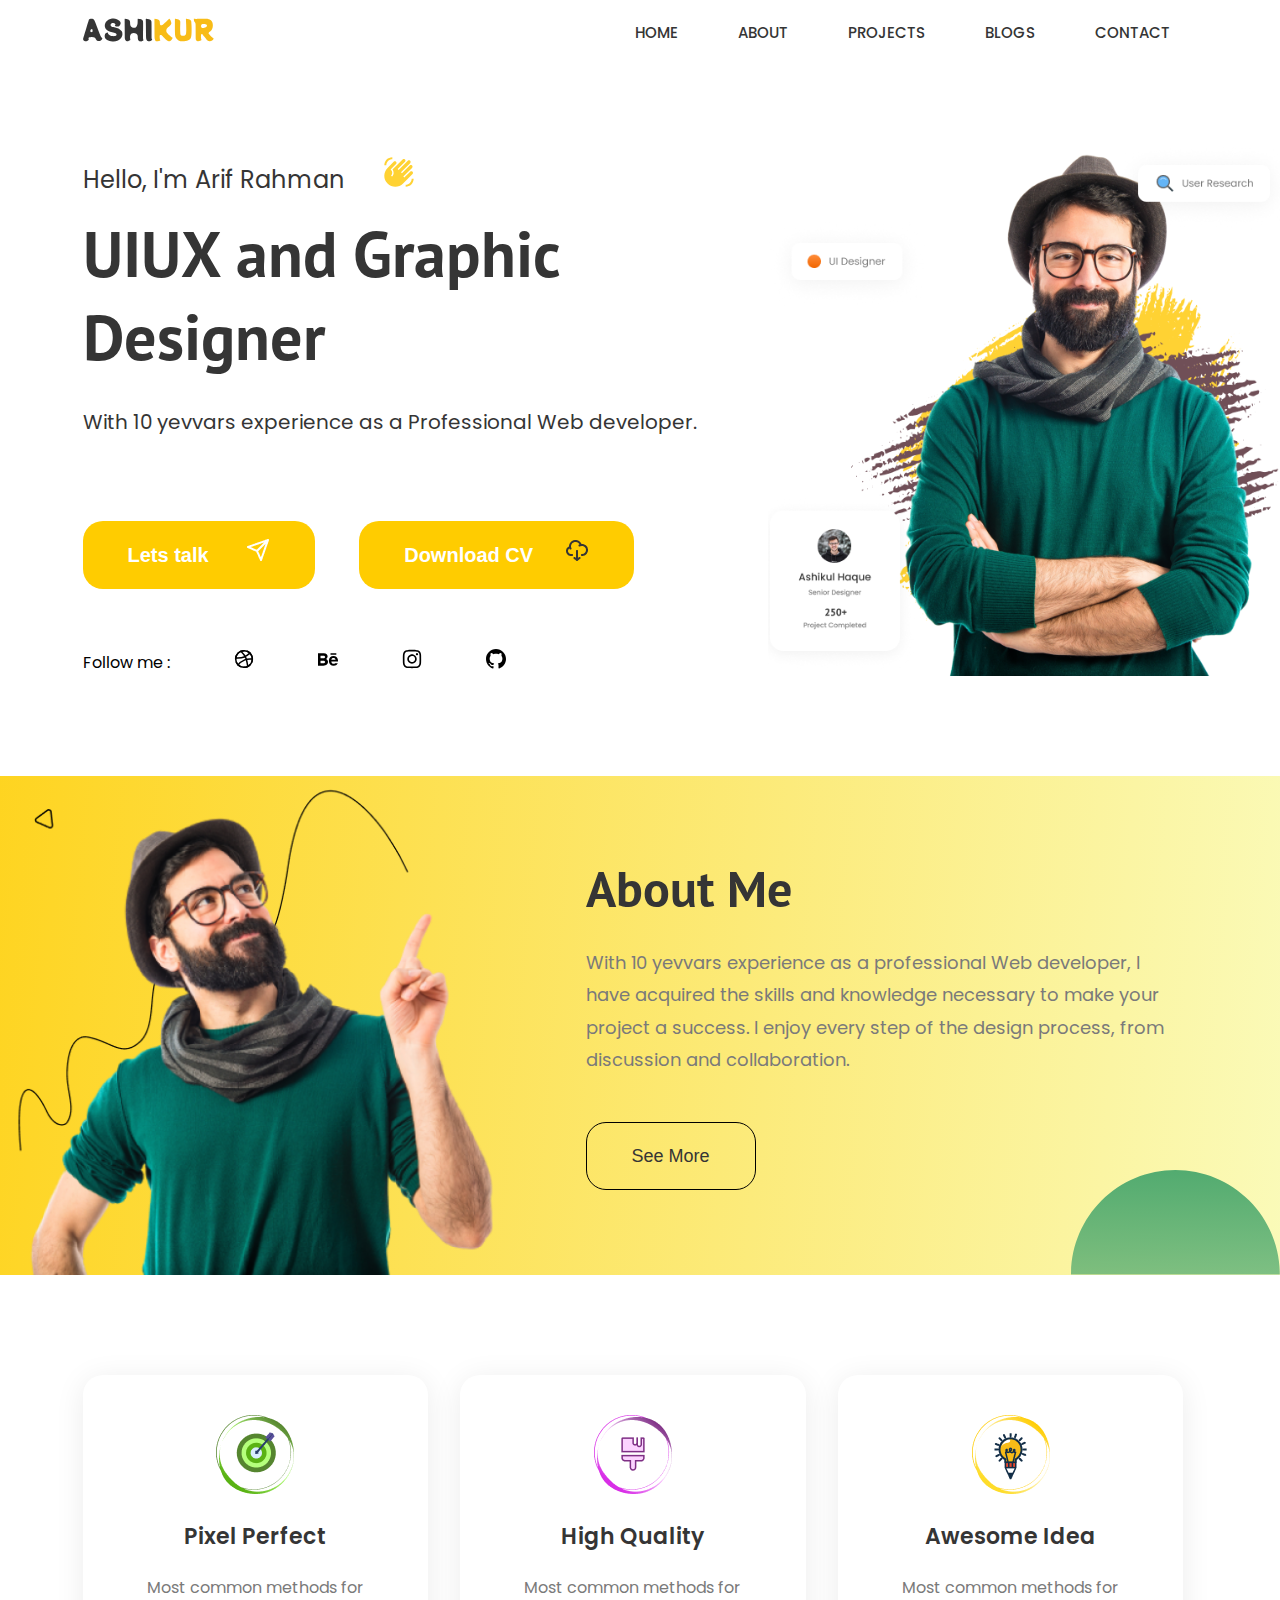
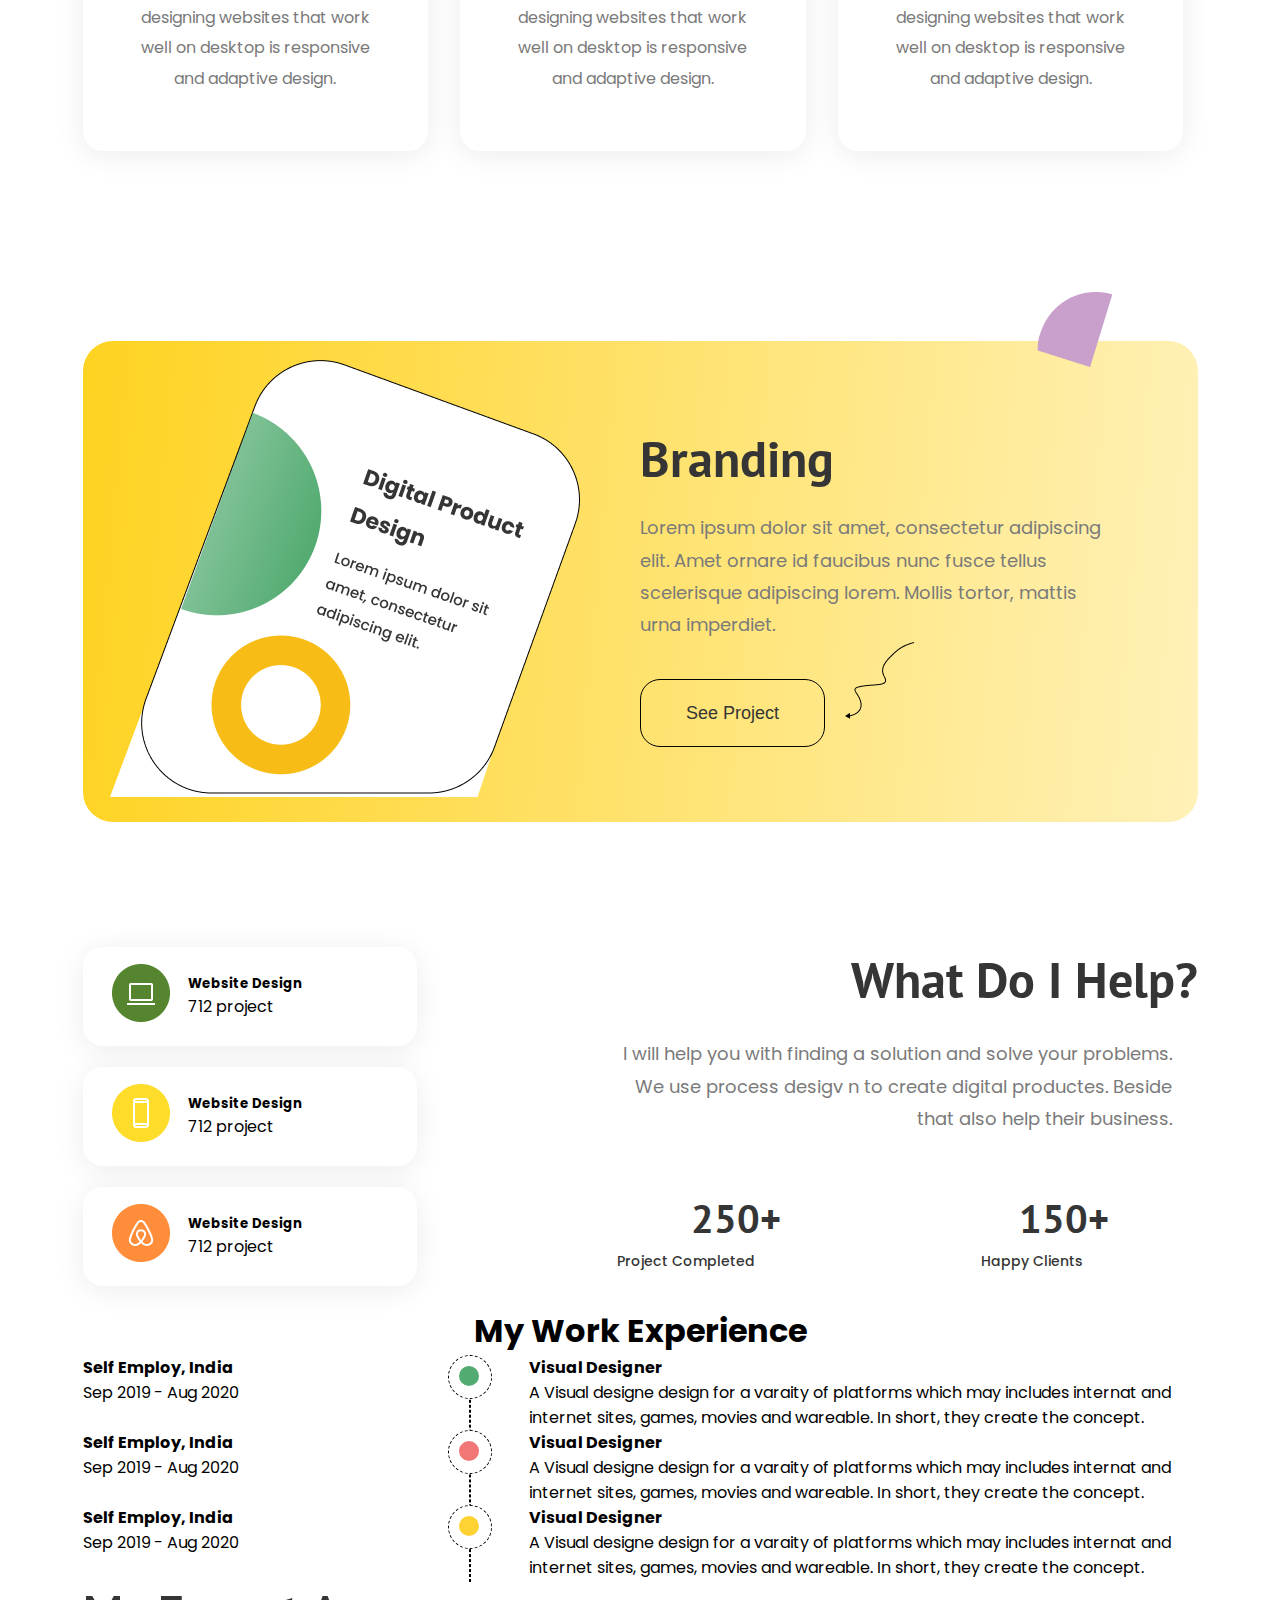
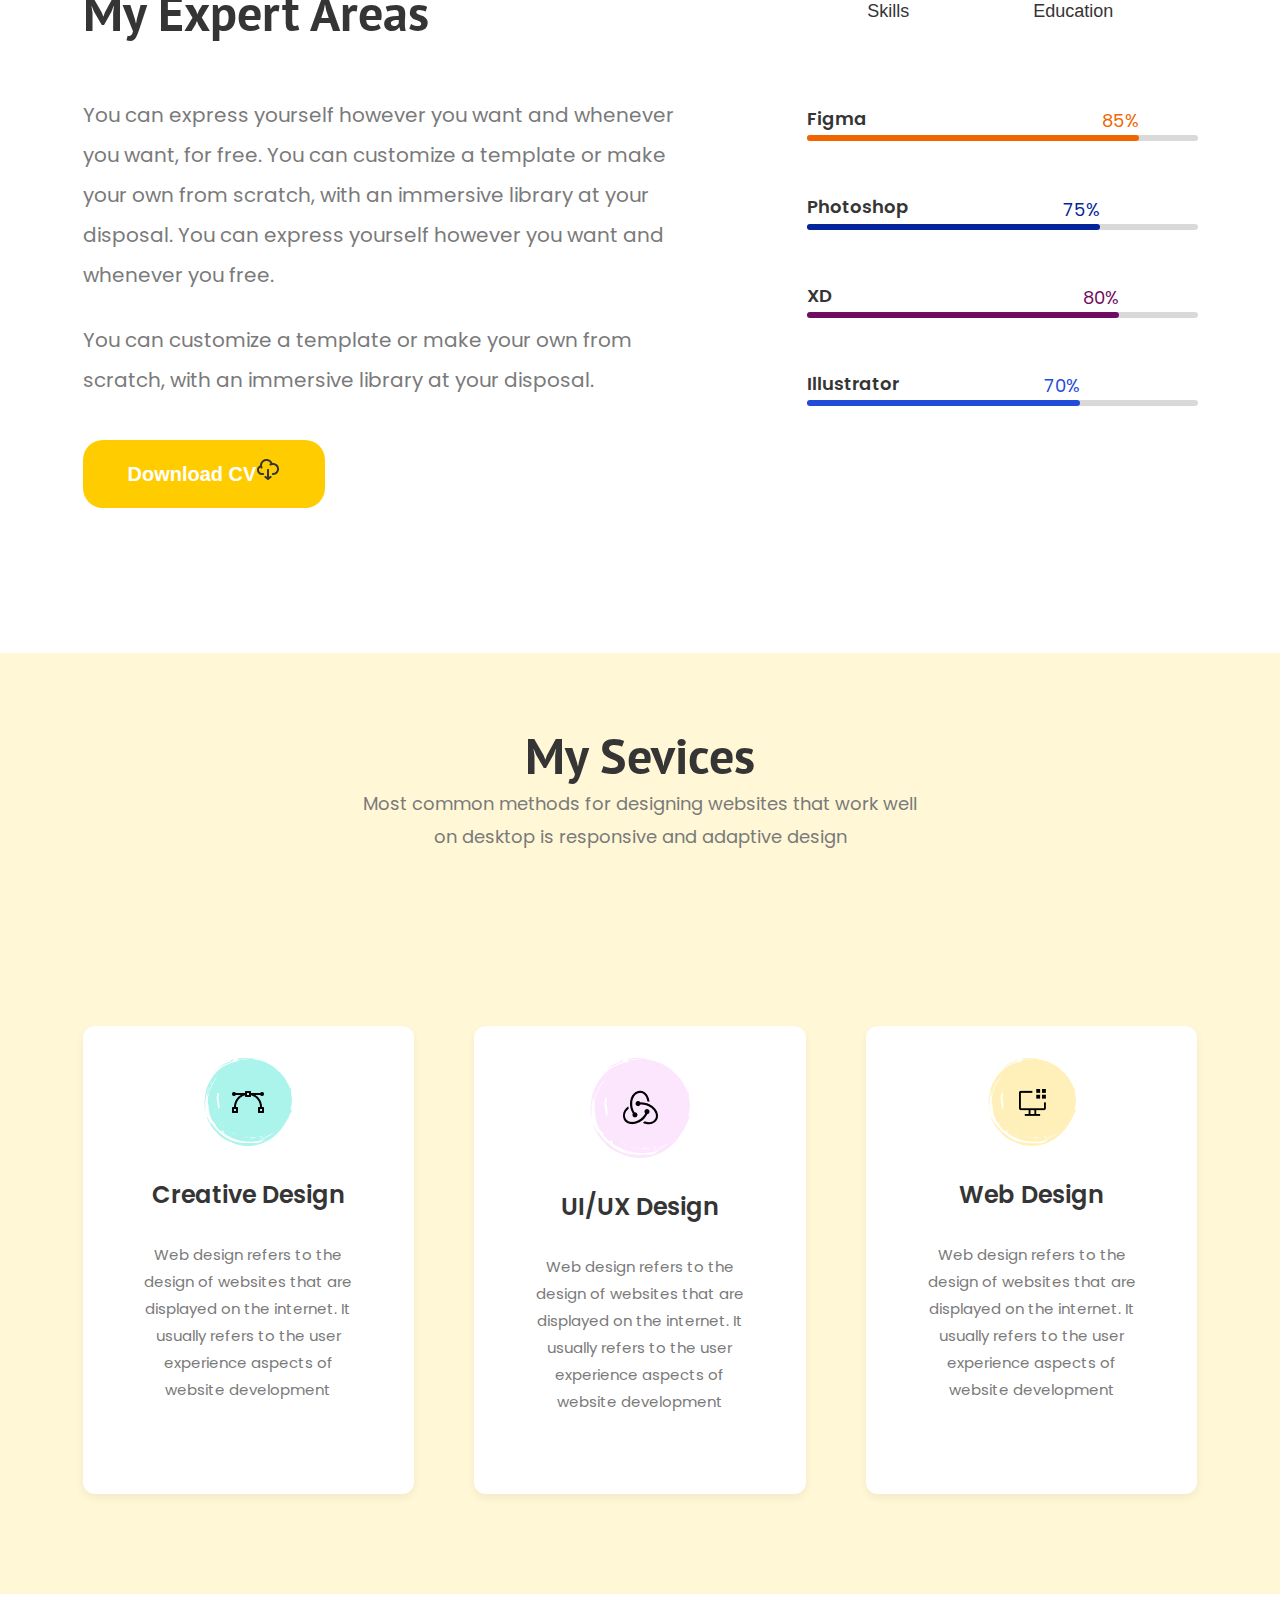
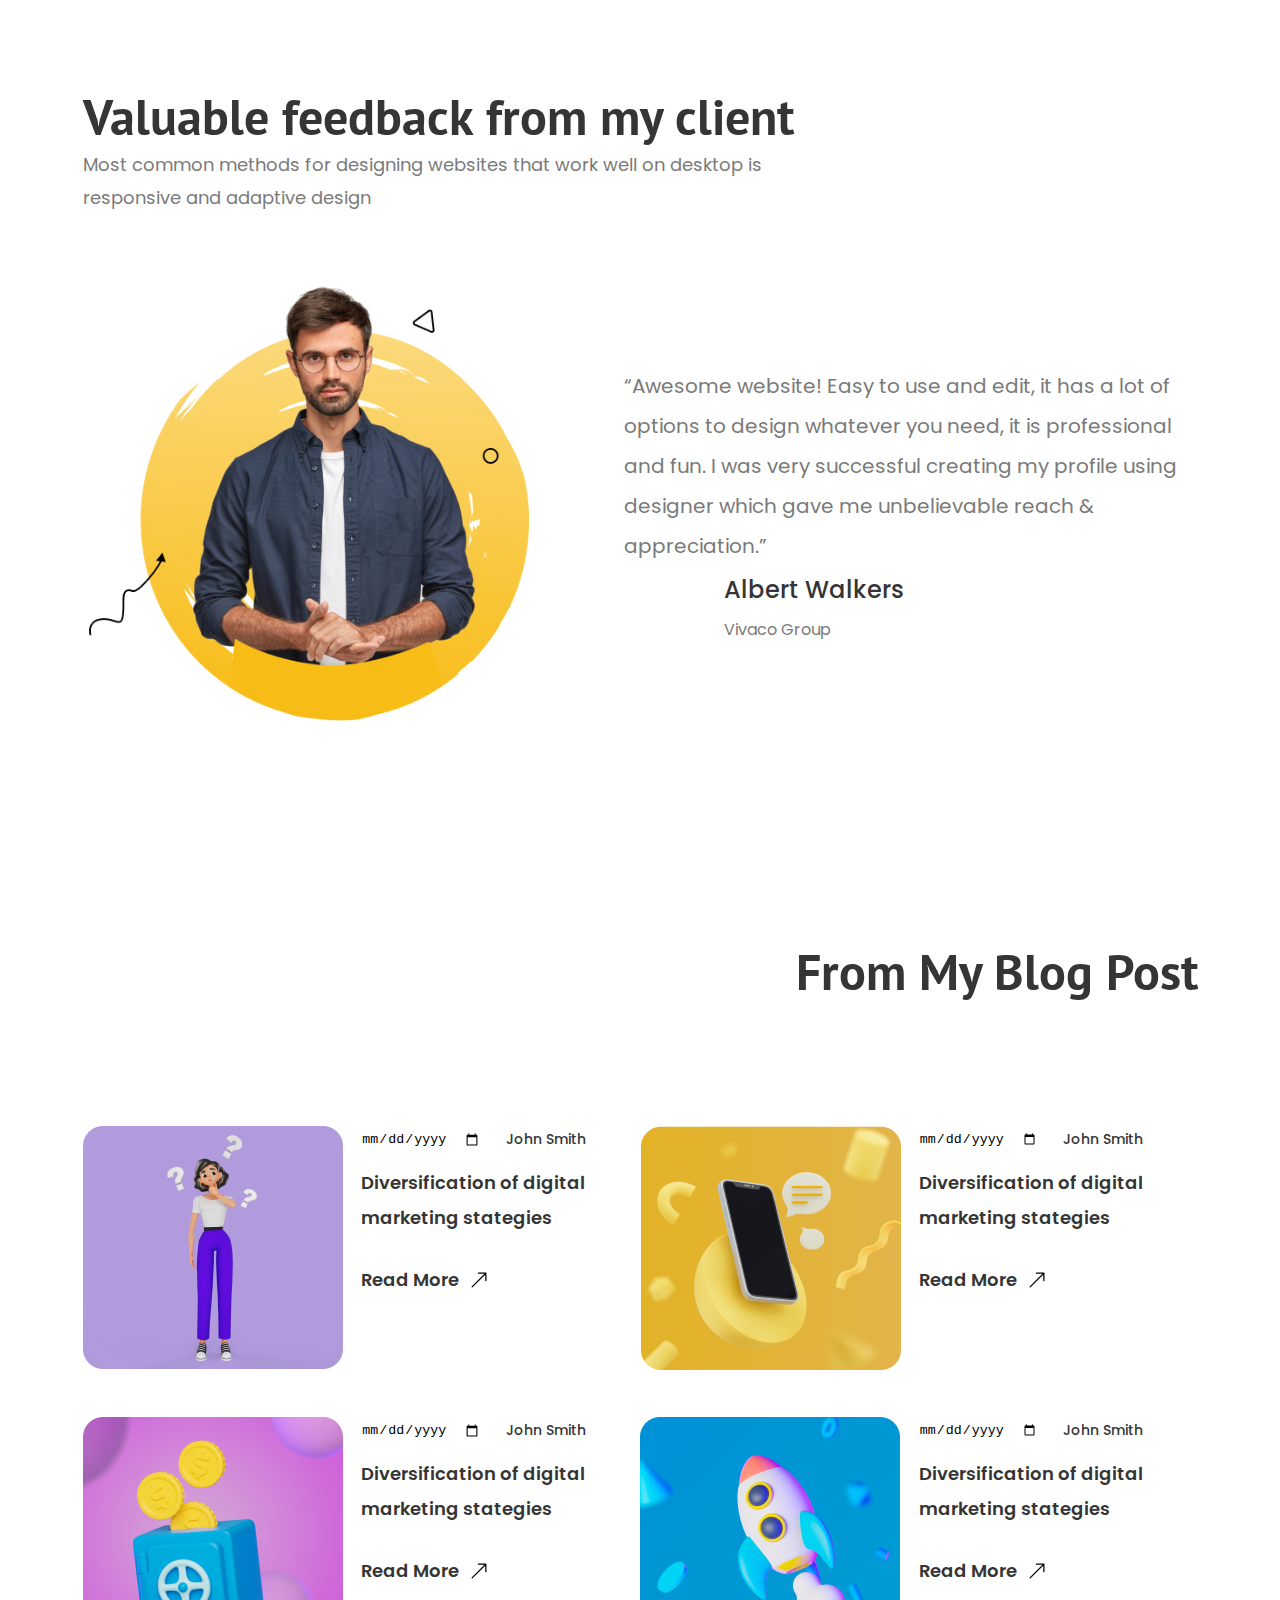
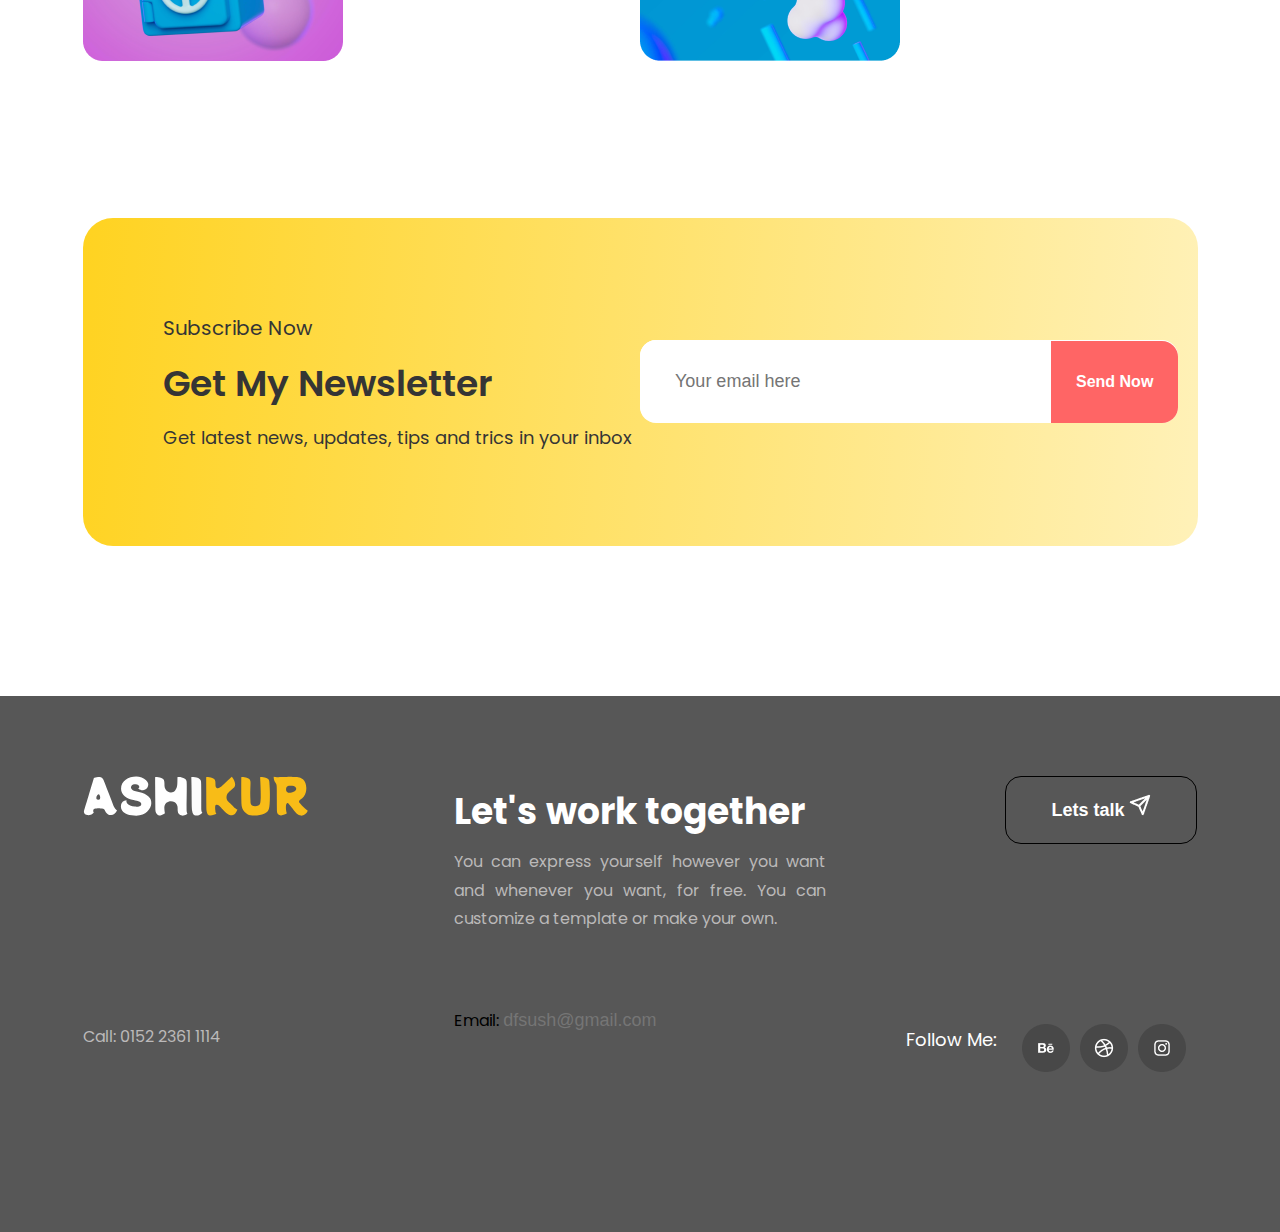
<file: index.html>
<!DOCTYPE html>
<html lang="en">
<head>
    <meta charset="UTF-8">
    <meta name="viewport" content="width=device-width, initial-scale=1.0">
    <title>HOME</title>

    <link rel="preconnect" href="https://fonts.googleapis.com">
    <link rel="preconnect" href="https://fonts.gstatic.com" crossorigin>
    <link href="https://fonts.googleapis.com/css2?family=PT+Sans:wght@700&family=Poppins:wght@300;400;500;600&display=swap" rel="stylesheet">
    

    <link rel="stylesheet" href="./CSS/style.css">

</head>
<body>
    <!-- NAVBER SECTION START -->
    <nav>
        <section>
            <div class="container">
                <div class="row align">
                    <div class="log">
                        <img src="./images/ASHIKUR.svg" alt="">
                    </div>
                    <div class="menu">
                        <ul>
                            <li  class="active"><a href="./index.html">HOME</a></li>
                            <li><a href="./about.html">ABOUT</a></li>
                            <li><a href="./project.html">PROJECTS</a></li>
                            <li><a href="./blog.html">BLOGS</a></li>
                            <li><a href="./contact.html">CONTACT</a></li>
                        </ul>
                    </div>
                </div>
            </div>
        </section>
    </nav>
    <!-- NAVBER SECTION END -->
       <!-- hero area section start -->
    <section id="hero_area">
      <div class="container">
          <div class="row">
              <div class="hero_area_content">
                  <h4>Hello, I'm Arif Rahman <img src="./images/mdi_hand-wave.svg" alt=""></h4>
                  <h1>UIUX and Graphic Designer</h1>
                  <p>With 10 yevvars experience as a
                      Professional Web developer.</p>
                      <a href="#"><button>Lets talk <img src="./images/lucide_send.png" alt=""></button></a>
                      <a href="./pdf/dummy.pdf" download="CV" target="_blank"><button>Download CV<img src="./images/akar-icons_cloud-download.png" alt=""></button></a>
                      <ul class="row align">
                      <li>Follow me :</li>
                      <li><a href="#" target="_blank"><img src="./images/icon-park-outline_dribble.svg" alt=""></a></li>
                      <li><a href="#" target="_blank"><img src="./images/akar-icons_behance-fill.svg" alt=""></a></li>
                      <li><a href="#" target="_blank"><img src="./images/akar-icons_instagram-fill.svg" alt=""></a></li>
                      <li><a href="#" target="_blank"><img src="./images/akar-icons_github-fill.svg" alt=""></a></li>
                      </ul>
              </div>
              <div class="hero_area_img">
                  <div class="img">
                      <img src="images/Group 212.png" alt="">
                  </div>
              </div>
          </div>
      </div>
  </section>
  <!-- hero area section end -->

  <!-- About section start -->
  <section id="about">
      <div class="container">
          <div class="row">
              <div class="about_img">
                  <div class="img">
                      <img src="./images/about.png" alt="">
                  </div>
              </div>
              <div class="about_info" >
                   <div class="heading">
                      <h4>About Me</h4>
                      <p>With 10 yevvars experience as a professional Web developer, I have acquired the skills and knowledge necessary to make your project a success. I enjoy every step of the design process, from discussion and collaboration.</p>
                      <a href="#"><button >See More</button></a>
                      <img class="ellipse" src="./images/Ellipse 55.svg" alt="">
                   </div>
              </div>
          </div>
      </div>
  </section>
  <!-- About section end -->
  <!-- about card section start -->
  <section id="card">
    <div class="container">
        <div class="row text_center">
            <div class="about_card">
                <img src="./images/Frame.png" alt="">
                <h4>Pixel Perfect</h4>
                <p>Most common methods for designing websites that work well on desktop is responsive and adaptive design.</p>
            </div>
            <div class="about_card">
                <img src="./images/Frame (2).png" alt="">
                <h4>High Quality</h4>
                <p>Most common methods for designing websites that work well on desktop is responsive and adaptive design.</p>
            </div>
            <div class="about_card">
                <img src="./images/Frame (3).png" alt="">
                <h4>Awesome Idea</h4>
                <p>Most common methods for designing websites that work well on desktop is responsive and adaptive design.</p>
            </div>
        </div>
    </div>
</section>
<!-- about card section end -->
   <!-- Branding section starts -->
   <section id="branding">
    <div class="container">
        <div class="row">
            <div class="branding_img">
                <img src="./images/branding.png" alt="">
            </div>
            <div class="branding_info">
                <div class="heading">
                    <h4>Branding</h4>
                    <p>Lorem ipsum dolor sit amet, consectetur adipiscing elit. Amet ornare id faucibus nunc fusce tellus scelerisque adipiscing lorem. Mollis tortor, mattis urna imperdiet.</p>
                    <a href="#"><button >See Project</button></a>
                    <img src="./images/branding victor.png" alt="">
                    <img class="br_ellit" src="images/brandin ellit.png" alt="">
                 </div>
            </div>
        </div>
    </div>
</section>
<!-- Branding section ends -->
<!-- Design and Help section start -->
<section id="help">
    <div class="container">
        <div class="row">
            <div class="design">
                <div class="design_card">
                    <div class="row align">
                        <div class="design_img">
                            <img src="./images/help icon.png" alt="">
                        </div>
                        <div class="design_info">
                           <h5>Website Design</h5>
                           <p>712 project</p>
                        </div>
                    </div>
                </div>
                <div class="design_card">
                    <div class="row align">
                        <div class="design_img">
                            <img src="./images/help icon2.png" alt="">
                        </div>
                        <div class="design_info">
                           <h5>Website Design</h5>
                           <p>712 project</p>
                        </div>
                    </div>
                </div>
                <div class="design_card">
                    <div class="row align">
                        <div class="design_img">
                            <img src="./images/help icon3.png" alt="">
                        </div>
                        <div class="design_info">
                           <h5>Website Design</h5>
                           <p>712 project</p>
                        </div>
                    </div>
                </div>
            </div>



            <div class="help_info">
                <div class="heading">
                    <h4>What Do I Help?</h4>
                    <p>I will help you with finding a solution and solve your problems. We use process desigv n to create digital productes. Beside that also help their business.</p>

                    <ul class="row">
                        <li>
                            <h5>250+</h5>
                            <p>Project Completed</p>
                        </li>
                        <li>
                            <h5>150+</h5>
                            <p>Happy Clients</p>
                        </li>
                    </ul>
                 </div>
            </div>
        </div>
    </div>
</section>
<!-- Design and Help section end -->
    <!-- =========== Experience Section Start =========== -->
    <div class="info text_center">
    <h1>My Work Experience</h1>
    </div>
    <section id="experience">
        <div class="container">
            <div class="experience_item row">
                <div class="experience_item_title">
                    <h4>Self Employ, India</h4>
                    <p>Sep 2019 - Aug 2020</p>
                </div>
                <div class="experience_item_info">
                    <h4>Visual Designer</h4>
                    <p>A Visual designe design for a varaity of platforms which may includes internat and internet
                        sites, games, movies and wareable. In short, they create the concept. </p>
                </div>
            </div>
            <div class="experience_item row">
                <div class="experience_item_title">
                    <h4>Self Employ, India</h4>
                    <p>Sep 2019 - Aug 2020</p>
                </div>
                <div class="experience_item_info">
                    <h4>Visual Designer</h4>
                    <p>A Visual designe design for a varaity of platforms which may includes internat and internet
                        sites, games, movies and wareable. In short, they create the concept. </p>
                </div>
            </div>
            <div class="experience_item row">
                <div class="experience_item_title">
                    <h4>Self Employ, India</h4>
                    <p>Sep 2019 - Aug 2020</p>
                </div>
                <div class="experience_item_info">
                    <h4>Visual Designer</h4>
                    <p>A Visual designe design for a varaity of platforms which may includes internat and internet
                        sites, games, movies and wareable. In short, they create the concept. </p>
                </div>
            </div>
        </div>
        
    </section>
     <!-- =========== Experience Section Start =========== -->
    
    <!-- Expert Area section start -->

 <section id="exper_skill">
    <div class="container">
        <div class="row">
            <div class="area_info">
                <div class="heading">
                    <h4>My Expert Areas</h4>
                    <p>You can express yourself however you want and whenever you want, for free. You can customize a template or make your own from scratch, with an immersive library at your disposal. You can express yourself however you want and whenever you free.</p><br>
                    <p class="p">You can customize a template or make your own from scratch, with an immersive library at your disposal.</p>
                    <a href="./pdf/dummy.pdf" download="CV" target="_blank"><button>Download CV<img src="./images/akar-icons_cloud-download.png" alt=""></button></a>
                 </div>
            </div>
            <div class="skill">
                <a href="#"><button>Skills</button></a>
                <a href="#"><button>Education</button></a>
                <div class="box">
                    <div class="box_info">
                        <h3>Figma</h3>
                    </div>
                    <div class="box_bar">
                        <div class="box_skill" style="width: 85%; background-color:#F16500">
                          <span style="color:#F16500;">  85%</span>
                        </div>
                    </div>
                </div>

                <div class="box">
                    <div class="box_info">
                        <h3>Photoshop</h3>
                    </div>
                    <div class="box_bar">
                        <div class="box_skill" style="width: 75%; background-color:#03249B">
                          <span style="color:#03249B ;">  75%</span>
                        </div>
                    </div>
                </div>

                <div class="box">
                    <div class="box_info">
                        <h3>XD</h3>
                    </div>
                    <div class="box_bar">
                        <div class="box_skill" style="width: 80%; background-color:#700D60">
                          <span style="color:#700D60 ;">  80%</span>
                        </div>
                    </div>
                </div>

                <div class="box">
                    <div class="box_info">
                        <h3>Illustrator</h3>
                    </div>
                    <div class="box_bar">
                        <div class="box_skill" style="width: 70%; background-color:#234BDA">
                          <span style="color:#234BDA ;">  70%</span>
                        </div>
                    </div>
                </div>
            </div>
        </div>
    </div>
</section>
<!-- Expert Area section end -->
  <!-- My service section start -->
  <section id="service">
    <div class="container">
        <div class="heading">
            <h4>My Sevices</h4>
            <p>Most common methods for designing websites that work well on desktop is responsive and adaptive design</p>
         </div>
         <div class="service_card">
            <div class="row text_center ">
                <div class="service_info">
                    <img src="./images/service 1.png" alt="">
                    <h4>Creative Design</h4>
                    <p>Web design refers to the design of websites that are displayed on the internet. It usually refers to the user experience aspects of website development</p>
                 </div>
                 <div class="service_info">
                    <img src="./images/service2.png" alt="">
                    <h4>UI/UX Design</h4>
                    <p>Web design refers to the design of websites that are displayed on the internet. It usually refers to the user experience aspects of website development</p>
                 </div>
                 <div class="service_info">
                    <img src="./images/service3.png" alt="">
                    <h4>Web Design</h4>
                    <p>Web design refers to the design of websites that are displayed on the internet. It usually refers to the user experience aspects of website development</p>
                 </div>
            </div>
         </div>
    </div>
</section>
<!-- My service section ends -->

    <!-- Feedback section starts -->
    <section id="feedback">
        <div class="container">
            <div class="heading">
                <h4>Valuable feedback
                    from my client</h4>
                <p>Most common methods for designing websites that work well on desktop is responsive and adaptive design</p>
             </div>

             <div class="feedback_contant">
               <div class="row align">
                <div class="feedback_img">
                    <img src="./images/feedback img.png" alt="">
                </div>
                <div class="feedback_info">
                    <p>“Awesome website! Easy to use and edit, it has a lot of options to design whatever you need, it is professional and fun. I was very successful creating my profile using designer which gave me unbelievable reach & appreciation.”</p>
                    <h4>Albert Walkers</h4>
                    <p class="p2">Vivaco Group</p>
                </div>
               </div>
             </div>
        </div>
    </section>
    <!-- Feedback section ends -->
    <!-- Blog section start -->
    <section id="blog">
        <div class="container">
            <h3>From My Blog Post</h3>
            <div class="row">
                <div class="blog_post">
                    <div class="row">
                        <div class="blog_img">
                            <img src="./images/blog1.png" alt="">
                        </div>
                        <div class="blog_info">
                            <div class="row">
                                <input type="date">
                                <p>John Smith</p>
                            </div>
                            <h5>Diversification of digital marketing stategies</h5>
                            <div class="row align">
                                <h5>Read More</h5>
                               <svg xmlns="http://www.w3.org/2000/svg" width="20" height="20" viewBox="0 0 20 20" fill="none">
                                <path fill-rule="evenodd" clip-rule="evenodd" d="M17.5001 3.125C17.5001 2.95924 17.4342 2.80027 17.317 2.68306C17.1998 2.56585 17.0408 2.5 16.8751 2.5H9.37506C9.2093 2.5 9.05033 2.56585 8.93312 2.68306C8.81591 2.80027 8.75006 2.95924 8.75006 3.125C8.75006 3.29076 8.81591 3.44973 8.93312 3.56694C9.05033 3.68415 9.2093 3.75 9.37506 3.75H15.3663L2.68256 16.4325C2.62445 16.4906 2.57835 16.5596 2.5469 16.6355C2.51545 16.7114 2.49927 16.7928 2.49927 16.875C2.49927 16.9572 2.51545 17.0386 2.5469 17.1145C2.57835 17.1904 2.62445 17.2594 2.68256 17.3175C2.74067 17.3756 2.80965 17.4217 2.88558 17.4532C2.9615 17.4846 3.04288 17.5008 3.12506 17.5008C3.20724 17.5008 3.28861 17.4846 3.36454 17.4532C3.44046 17.4217 3.50945 17.3756 3.56756 17.3175L16.2501 4.63375V10.625C16.2501 10.7908 16.3159 10.9497 16.4331 11.0669C16.5503 11.1842 16.7093 11.25 16.8751 11.25C17.0408 11.25 17.1998 11.1842 17.317 11.0669C17.4342 10.9497 17.5001 10.7908 17.5001 10.625V3.125Z" fill="black"/>
                               </svg>
                            </div>
                        </div>
                    </div>
                </div>
                <div class="blog_post">
                    <div class="row">
                        <div class="blog_img">
                            <img src="./images/blog2.png" alt="">
                        </div>
                        <div class="blog_info">
                            <div class="row">
                                <input type="date">
                                <p>John Smith</p>
                            </div>
                            <h5>Diversification of digital marketing stategies</h5>
                            <div class="row align">
                                <h5>Read More</h5>
                               <svg xmlns="http://www.w3.org/2000/svg" width="20" height="20" viewBox="0 0 20 20" fill="none">
                                <path fill-rule="evenodd" clip-rule="evenodd" d="M17.5001 3.125C17.5001 2.95924 17.4342 2.80027 17.317 2.68306C17.1998 2.56585 17.0408 2.5 16.8751 2.5H9.37506C9.2093 2.5 9.05033 2.56585 8.93312 2.68306C8.81591 2.80027 8.75006 2.95924 8.75006 3.125C8.75006 3.29076 8.81591 3.44973 8.93312 3.56694C9.05033 3.68415 9.2093 3.75 9.37506 3.75H15.3663L2.68256 16.4325C2.62445 16.4906 2.57835 16.5596 2.5469 16.6355C2.51545 16.7114 2.49927 16.7928 2.49927 16.875C2.49927 16.9572 2.51545 17.0386 2.5469 17.1145C2.57835 17.1904 2.62445 17.2594 2.68256 17.3175C2.74067 17.3756 2.80965 17.4217 2.88558 17.4532C2.9615 17.4846 3.04288 17.5008 3.12506 17.5008C3.20724 17.5008 3.28861 17.4846 3.36454 17.4532C3.44046 17.4217 3.50945 17.3756 3.56756 17.3175L16.2501 4.63375V10.625C16.2501 10.7908 16.3159 10.9497 16.4331 11.0669C16.5503 11.1842 16.7093 11.25 16.8751 11.25C17.0408 11.25 17.1998 11.1842 17.317 11.0669C17.4342 10.9497 17.5001 10.7908 17.5001 10.625V3.125Z" fill="black"/>
                               </svg>
                            </div>
                        </div>
                    </div>
                </div>
                <div class="blog_post">
                    <div class="row">
                        <div class="blog_img">
                            <img src="./images/blog3.png" alt="">
                        </div>
                        <div class="blog_info">
                            <div class="row">
                                <input type="date">
                                <p>John Smith</p>
                            </div>
                            <h5>Diversification of digital marketing stategies</h5>
                            <div class="row align">
                                <h5>Read More</h5>
                               <svg xmlns="http://www.w3.org/2000/svg" width="20" height="20" viewBox="0 0 20 20" fill="none">
                                <path fill-rule="evenodd" clip-rule="evenodd" d="M17.5001 3.125C17.5001 2.95924 17.4342 2.80027 17.317 2.68306C17.1998 2.56585 17.0408 2.5 16.8751 2.5H9.37506C9.2093 2.5 9.05033 2.56585 8.93312 2.68306C8.81591 2.80027 8.75006 2.95924 8.75006 3.125C8.75006 3.29076 8.81591 3.44973 8.93312 3.56694C9.05033 3.68415 9.2093 3.75 9.37506 3.75H15.3663L2.68256 16.4325C2.62445 16.4906 2.57835 16.5596 2.5469 16.6355C2.51545 16.7114 2.49927 16.7928 2.49927 16.875C2.49927 16.9572 2.51545 17.0386 2.5469 17.1145C2.57835 17.1904 2.62445 17.2594 2.68256 17.3175C2.74067 17.3756 2.80965 17.4217 2.88558 17.4532C2.9615 17.4846 3.04288 17.5008 3.12506 17.5008C3.20724 17.5008 3.28861 17.4846 3.36454 17.4532C3.44046 17.4217 3.50945 17.3756 3.56756 17.3175L16.2501 4.63375V10.625C16.2501 10.7908 16.3159 10.9497 16.4331 11.0669C16.5503 11.1842 16.7093 11.25 16.8751 11.25C17.0408 11.25 17.1998 11.1842 17.317 11.0669C17.4342 10.9497 17.5001 10.7908 17.5001 10.625V3.125Z" fill="black"/>
                               </svg>
                            </div>
                        </div>
                    </div>
                </div>
                <div class="blog_post">
                    <div class="row">
                        <div class="blog_img">
                            <img src="./images/blog4.png" alt="">
                        </div>
                        <div class="blog_info">
                            <div class="row">
                                <input type="date">
                                <p>John Smith</p>
                            </div>
                            <h5>Diversification of digital marketing stategies</h5>
                            <div class="row align">
                                <h5>Read More</h5>
                               <svg xmlns="http://www.w3.org/2000/svg" width="20" height="20" viewBox="0 0 20 20" fill="none">
                                <path fill-rule="evenodd" clip-rule="evenodd" d="M17.5001 3.125C17.5001 2.95924 17.4342 2.80027 17.317 2.68306C17.1998 2.56585 17.0408 2.5 16.8751 2.5H9.37506C9.2093 2.5 9.05033 2.56585 8.93312 2.68306C8.81591 2.80027 8.75006 2.95924 8.75006 3.125C8.75006 3.29076 8.81591 3.44973 8.93312 3.56694C9.05033 3.68415 9.2093 3.75 9.37506 3.75H15.3663L2.68256 16.4325C2.62445 16.4906 2.57835 16.5596 2.5469 16.6355C2.51545 16.7114 2.49927 16.7928 2.49927 16.875C2.49927 16.9572 2.51545 17.0386 2.5469 17.1145C2.57835 17.1904 2.62445 17.2594 2.68256 17.3175C2.74067 17.3756 2.80965 17.4217 2.88558 17.4532C2.9615 17.4846 3.04288 17.5008 3.12506 17.5008C3.20724 17.5008 3.28861 17.4846 3.36454 17.4532C3.44046 17.4217 3.50945 17.3756 3.56756 17.3175L16.2501 4.63375V10.625C16.2501 10.7908 16.3159 10.9497 16.4331 11.0669C16.5503 11.1842 16.7093 11.25 16.8751 11.25C17.0408 11.25 17.1998 11.1842 17.317 11.0669C17.4342 10.9497 17.5001 10.7908 17.5001 10.625V3.125Z" fill="black"/>
                               </svg>
                            </div>
                        </div>
                    </div>
                </div>
            </div>

        </div>
    </section>
    <!-- Blog section ends -->
     <!-- Newsletter section start -->
     <section id="newsletter">
        <div class="container">
            <div class="row align">
                <div class="news_info">
                    <p>Subscribe Now</p>
                    <h3>Get My Newsletter</h3>
                    <p class="news_p">Get latest news, updates, tips and trics in your inbox</p>
                </div>
                <div class="email_box">
                       <form action="">
                        <div class="from_box">
                            <input type="email" placeholder="Your email here">
                            <button class="submit_but" type="submit">Send Now</button>
                        </div>
                       </form>
                </div>
            </div>
        </div>
    </section>
    <!-- Newsletter section end -->
   <!-- FOOTER SECTION STARTS -->
   <section id="footer">
    <div class="container">
  
      <div class="footer_section">
          <div class="row align-center">
            <div class="footer_info">
               <div class="footer_logo">
                <img src="./images/footer.svg" alt="">
                  <p>Call: 0152 2361 1114</p>
               </div>
             </div>
            <div class="footer_info">
            <h3>Let's work together</h3>
            <p>You can express yourself however you want and whenever you want, for free. You can customize a template or make your own.</p>
            <form action="">
                <label for="">Email:</label>
            <input type="email" placeholder="dfsush@gmail.com">
        </form>
            </div>
            <div class="footer_info">
                <div class="footer_button ">
                  <button>Lets talk <img src="./images/footer img2.png" alt=""></button>
                  <div class="row align-center">
                    <p>Follow Me:</p>
                    <img src="./images/footer icon1.png" alt="">
                    <img src="./images/footer icon2.png" alt="">
                    <img src="./images/footer icon3.png" alt="">
                  </div>
                </div>
            </div>
      </div>
    </div>
  
    </div>
  </section>
  <!-- FOOTER SECTION ENDS -->
  </body>
  </html>
  
  


   </body>
</file>
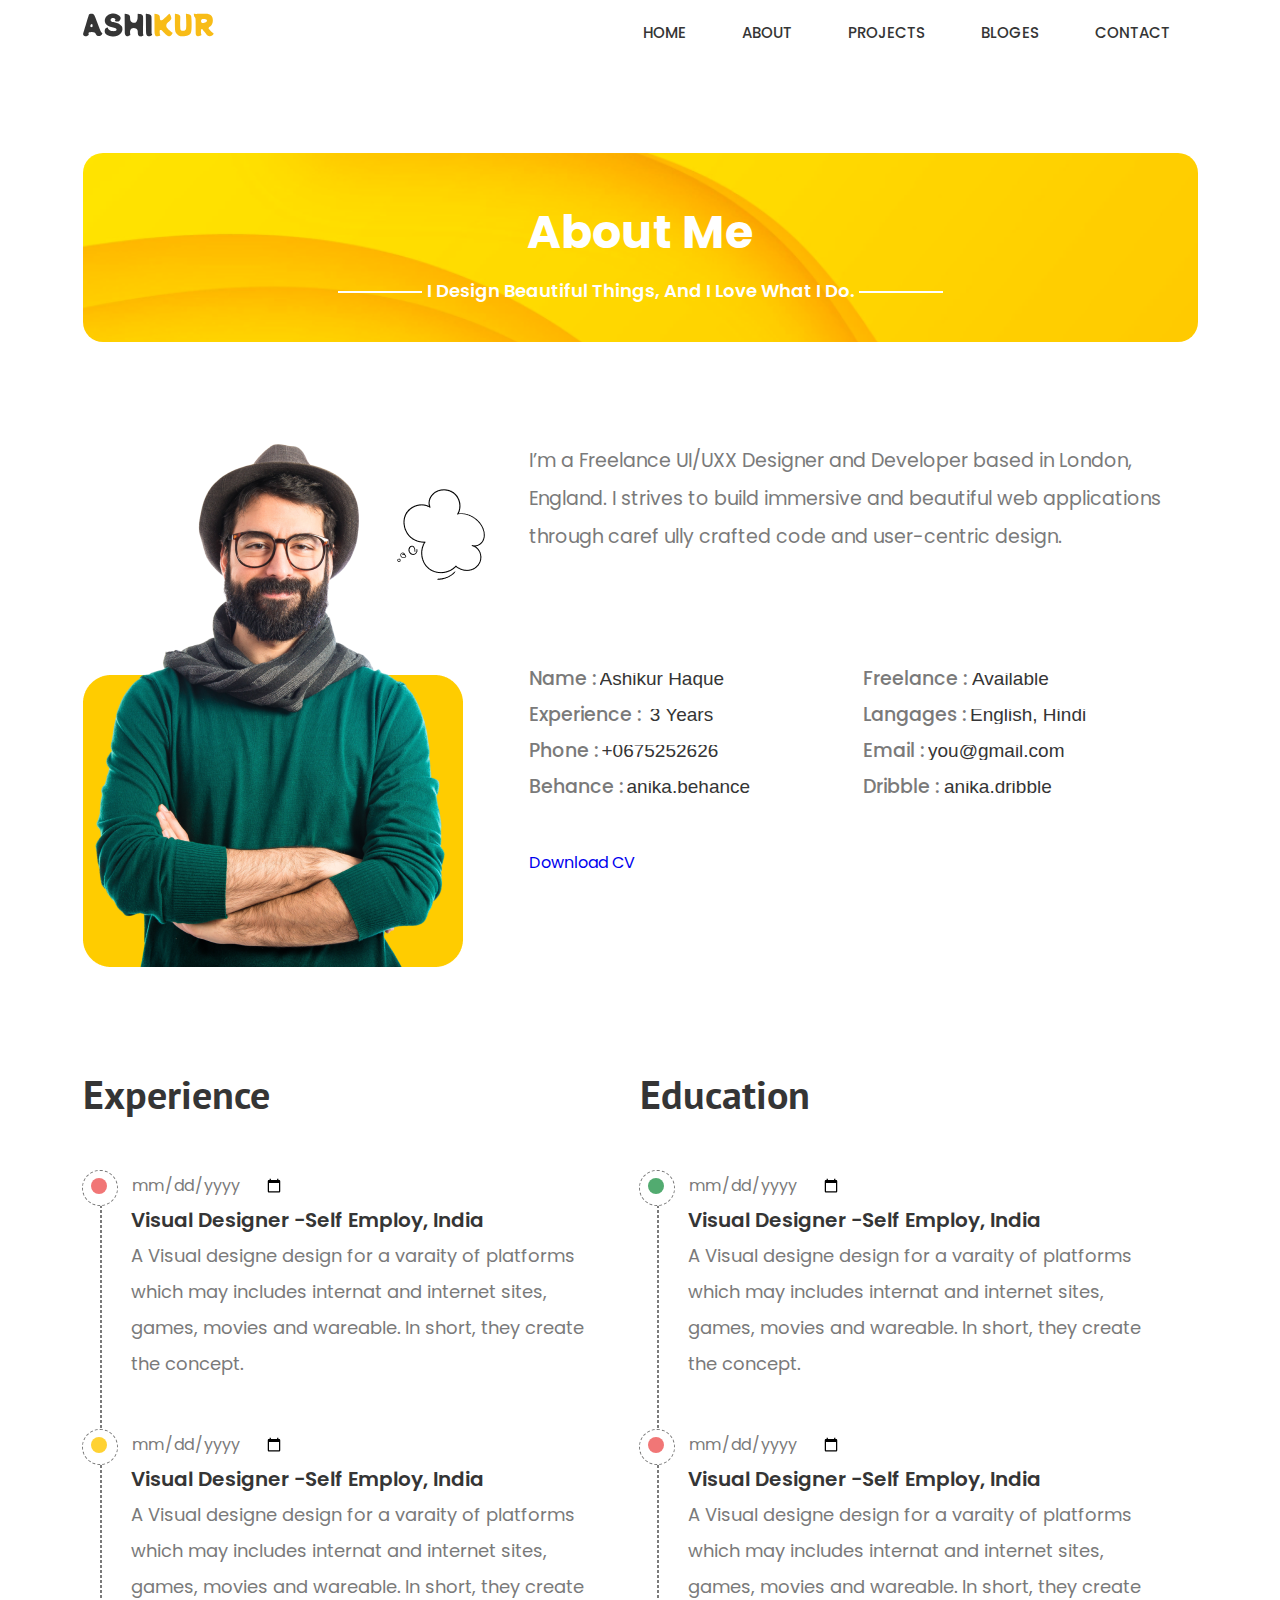
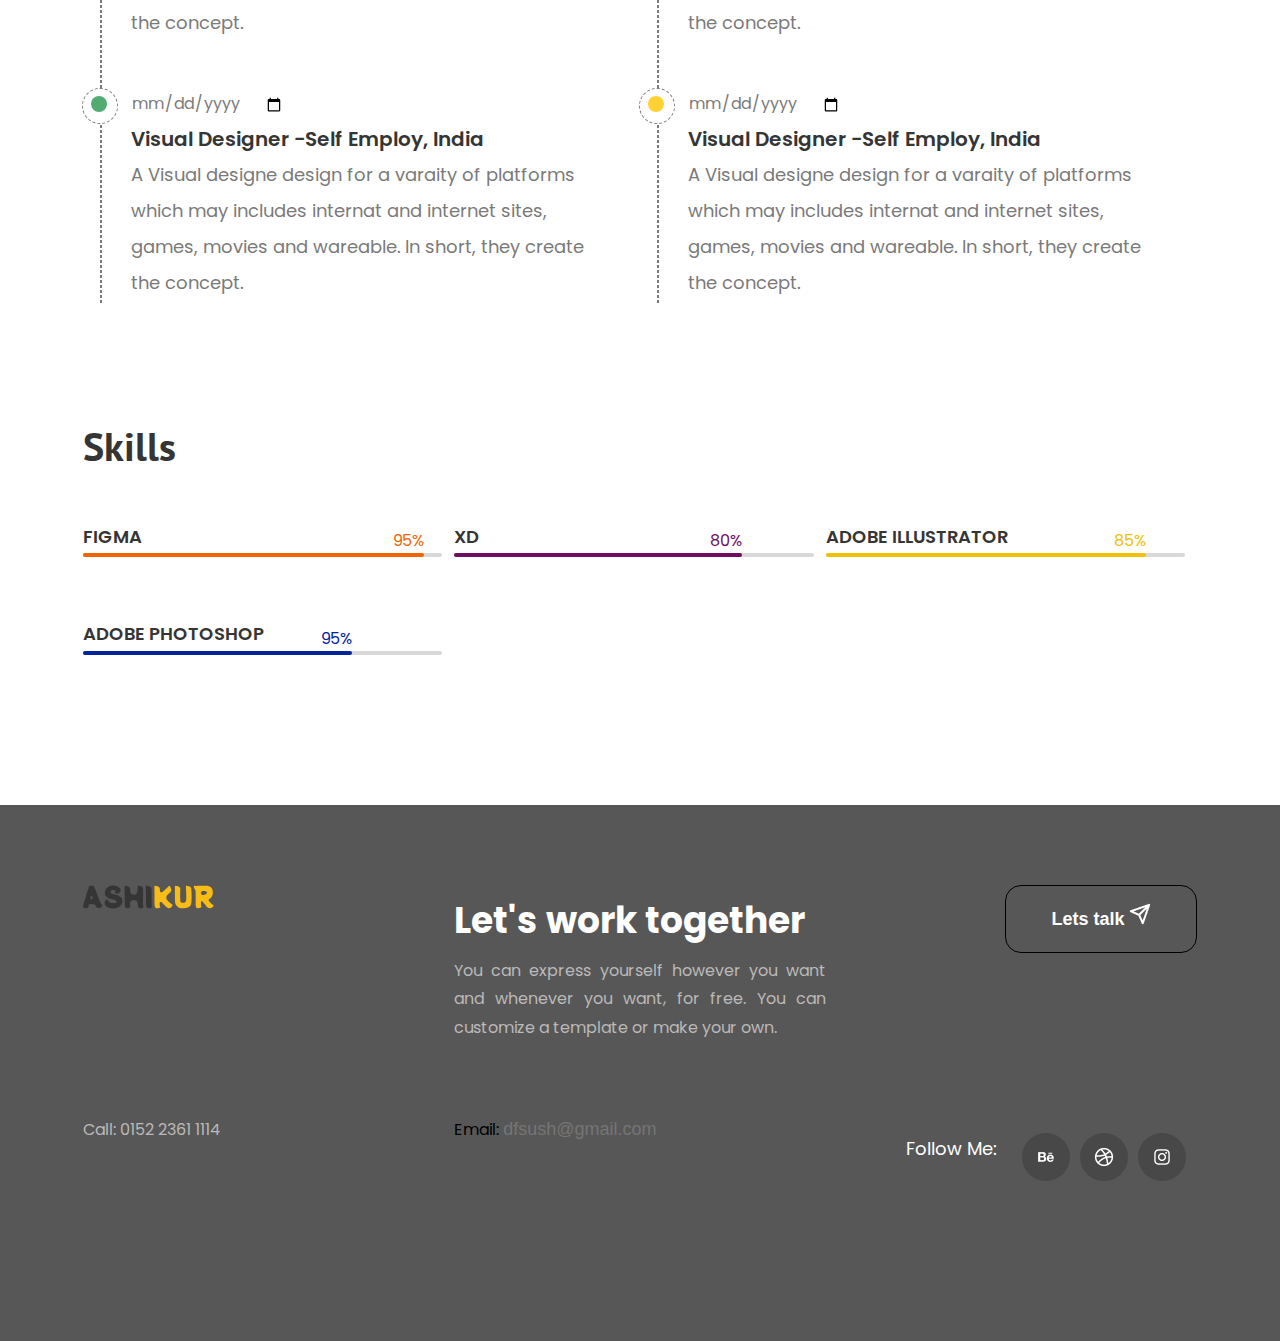
<file: about.html>
<!DOCTYPE html>
<html lang="en">

    <head>
        <meta charset="UTF-8">
        <meta name="viewport" content="width=device-width, initial-scale=1.0">
        <title>Home - Ashikur</title>
        <!-- Google Fonts -->
        <link rel="preconnect" href="https://fonts.googleapis.com">
        <link rel="preconnect" href="https://fonts.gstatic.com" crossorigin>
        <link
            href="https://fonts.googleapis.com/css2?family=PT+Sans:wght@700&family=Poppins:wght@300;400;500;600;700&display=swap"
            rel="stylesheet">
        <link rel="stylesheet" href="https://cdnjs.cloudflare.com/ajax/libs/font-awesome/6.5.1/css/all.min.css"
            integrity="sha512-DTOQO9RWCH3ppGqcWaEA1BIZOC6xxalwEsw9c2QQeAIftl+Vegovlnee1c9QX4TctnWMn13TZye+giMm8e2LwA=="
            crossorigin="anonymous" referrerpolicy="no-referrer" />
        <!-- Main Css Link -->
        <link rel="stylesheet" href="./CSS/style.css">
    </head>

    <body>
        <!-- =========== Nav Start =========== -->
        <nav id="primary_nav">
            <div class="container">
                <div class="row">
                    <div class="logo">
                        <img src="./images/ASHIKUR.svg" alt="">
                    </div>
                    <div class="menu">
                        <ul class="row">
                            <li><a href="./index.html">HOME</a></li>
                            <li class="active"><a href="./about.html">ABOUT</a></li>
                            <li><a href="./project.html">PROJECTS</a></li>
                            <li><a href="./blog.html">BLOGES</a></li>
                            <li><a href="./contact.html">CONTACT</a></li>
                        </ul>
                    </div>
                </div>
            </div>
        </nav>
        <!-- =========== Nav End =========== -->
        <!-- =========== Page Heading Section Start =========== -->
        <section id="page_heading">
            <div class="container">
                <h1>About Me</h1>
                <p>I Design Beautiful Things, And I Love What I Do.</p>
            </div>
        </section>
        <!-- =========== Page Heading Section End =========== -->

        <!-- ABOUT page SECTION START -->
<section id="about_page">
    <div class="container">
        <div class="container">
            <div class="row">
                <div class="about_page_img">
                    <img src="./images/about img 2.png" alt="">
                </div>
                <div class="about_page_info">
                    <p>I’m a Freelance UI/UXX Designer and Developer based in London, England. I strives to build immersive and beautiful web applications through caref ully crafted code and user-centric design.</p>
                    <div class="row">
                        <form action="">
                            <div class="row">
                                <div class="form_group">
                                    <label for="">Name :</label>
                                <input type="text" placeholder="Ashikur Haque">
                                </div>
                                <div class="form_group">
                                    <label for="">Freelance  : </label>
                                   <input type="text" placeholder="Available">
                                </div>
                                <div class="form_group">
                                    <label for="">Experience :</label>
                                <input type="text" placeholder=" 3 Years">
                                </div>
                                <div class="form_group">
                                    <label for="">Langages :</label>
                                <input type="text" placeholder="English, Hindi">
                                </div>
                                <div class="form_group">
                                    <label for="">Phone :</label>
                                <input type="text" placeholder="+0675252626">
                                </div>
                                <div class="form_group">
                                    <label for="">Email :</label>
                                <input type="text" placeholder="you@gmail.com">
                                </div>
                                <div class="form_group">
                                    <label for="">Behance :</label>
                                <input type="text" placeholder="anika.behance">
                                </div>
                                <div class="form_group">
                                    <label for="">Dribble : </label>
                                <input type="text" placeholder="anika.dribble">
                                </div>
                            </div>
                            <a class="btn cv" href="./pdf/dummy.pdf" download="CV" target="_blank">Download CV <i class="fa-solid fa-cloud-arrow-down"></i></a>
                        </form>
                        
                    </div>
                </div>
            </div>
        </div>
    </div>
</section>
<!-- ABOUT page SECTION END -->

<!-- EXPERIENCE AND EDUCATION SECTION START -->
<section id="experience_education">
    <div class="container">
        <div class="row">
            <div class="experience">
                <h1>Experience</h1>
                <div class="experience_page">
                    <div class="experience_item">
                        <div class="experience_info">
                            <input type="date">
                        <h4>Visual Designer -Self Employ, India</h4>
                        <p>A Visual designe design for a varaity of platforms which may includes internat and internet sites, games, movies and wareable. In short, they create the concept. </p>
                        </div>
                    </div>
                    <div class="experience_item">
                        <div class="experience_info">
                            <input type="date">
                        <h4>Visual Designer -Self Employ, India</h4>
                        <p>A Visual designe design for a varaity of platforms which may includes internat and internet sites, games, movies and wareable. In short, they create the concept. </p>
                        </div>
                    </div>
                    <div class="experience_item">
                        <div class="experience_info">
                            <input type="date">
                        <h4>Visual Designer -Self Employ, India</h4>
                        <p>A Visual designe design for a varaity of platforms which may includes internat and internet sites, games, movies and wareable. In short, they create the concept. </p>
                        </div>
                    </div>
                </div>
            </div>

            <div class="education">
                <h1>Education</h1>
                <div class="education_page">
                    <div class="education_item">
                        <div class="education_info">
                            <input type="date">
                            <h4>Visual Designer -Self Employ, India</h4>
                            <p>A Visual designe design for a varaity of platforms which may includes internat and internet sites, games, movies and wareable. In short, they create the concept. </p>
                        </div>
                    </div>
                    <div class="education_item">
                        <div class="education_info">
                            <input type="date">
                            <h4>Visual Designer -Self Employ, India</h4>
                            <p>A Visual designe design for a varaity of platforms which may includes internat and internet sites, games, movies and wareable. In short, they create the concept. </p>
                        </div>
                    </div>
                    <div class="education_item">
                        <div class="education_info">
                            <input type="date">
                            <h4>Visual Designer -Self Employ, India</h4>
                            <p>A Visual designe design for a varaity of platforms which may includes internat and internet sites, games, movies and wareable. In short, they create the concept. </p>
                        </div>
                    </div>
                </div>
            </div>
        </div>
    </div>
</section>
<!-- EXPERIENCE AND EDUCATION SECTION END -->

<!-- SKILL SECTION START -->
<section id="skill">
    <div class="container">
        <h3>Skills</h3>
        <div class="row">
            <div class="skill_box">
                <div class="box_info"><h4>Figma</h4></div>
                <div class="box_bar">
                    <div class="box_skill" style="background: #F16500; width: 95%;"><span style="color: #F16500">95%</span></div>
                </div>
            </div>
            <div class="skill_box">     
                <div class="box_info"><h4>XD</h4></div>
                <div class="box_bar">
                    <div class="box_skill" style="background: #700D60; width: 80%;"><span style="color: #700D60">80%</span></div>
                </div>
            </div>
            <div class="skill_box">
                <div class="box_info"><h4>Adobe Illustrator</h4></div>
                <div class="box_bar">
                    <div class="box_skill" style="background: #EFC003; width: 89%;"><span style="color: #EFC003">85%</span></div>
                </div>
            </div>
            <div class="skill_box">
                <div class="box_info"><h4>Adobe Photoshop</h4></div>
                <div class="box_bar">
                    <div class="box_skill" style="background: #03249B; width: 75%;"><span style="color: #03249B">95%</span></div>
                </div>
            </div>
        </div>
    </div>
</section>
<!-- SKILL SECTION END -->


<!-- FOOTER SECTION STARTS -->
<section id="footer">
    <div class="container">
  
      <div class="footer_section">
          <div class="row align-center">
            <div class="footer_info">
               <div class="footer_logo">
                <img src="./images/ASHIKUR.svg" alt="">
                  <p>Call: 0152 2361 1114</p>
               </div>
             </div>
            <div class="footer_info">
            <h3>Let's work together</h3>
            <p>You can express yourself however you want and whenever you want, for free. You can customize a template or make your own.</p>
            <form action="">
                <label for="">Email:</label>
            <input type="email" placeholder="dfsush@gmail.com">
        </form>
            </div>
            <div class="footer_info">
                <div class="footer_button ">
                  <button>Lets talk <img src="./images/footer img2.png" alt=""></button>
                  <div class="row align-center">
                    <p>Follow Me:</p>
                    <img src="./images/footer icon1.png" alt="">
                    <img src="./images/footer icon2.png" alt="">
                    <img src="./images/footer icon3.png" alt="">
                  </div>
                </div>
            </div>
      </div>
    </div>
  
    </div>
  </section>
  <!-- FOOTER SECTION ENDS -->
  </body>
  </html>
</file>
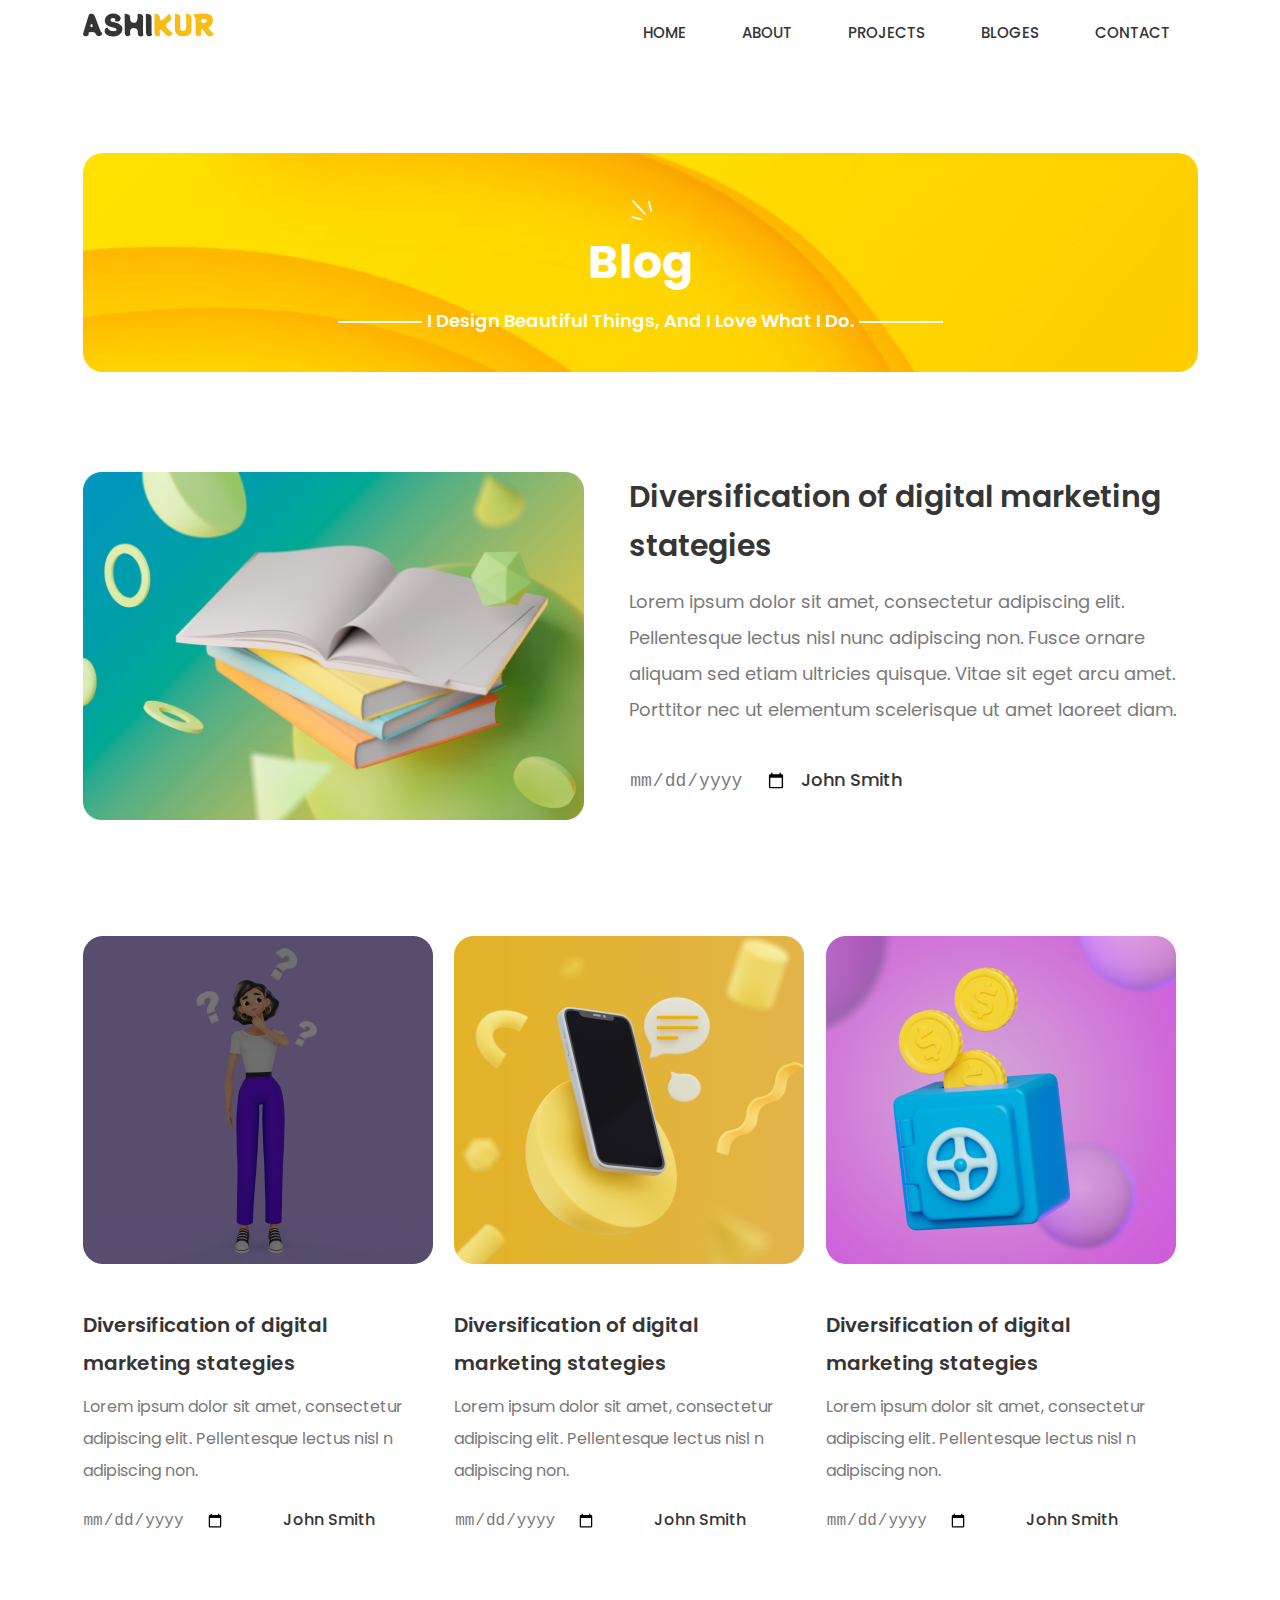
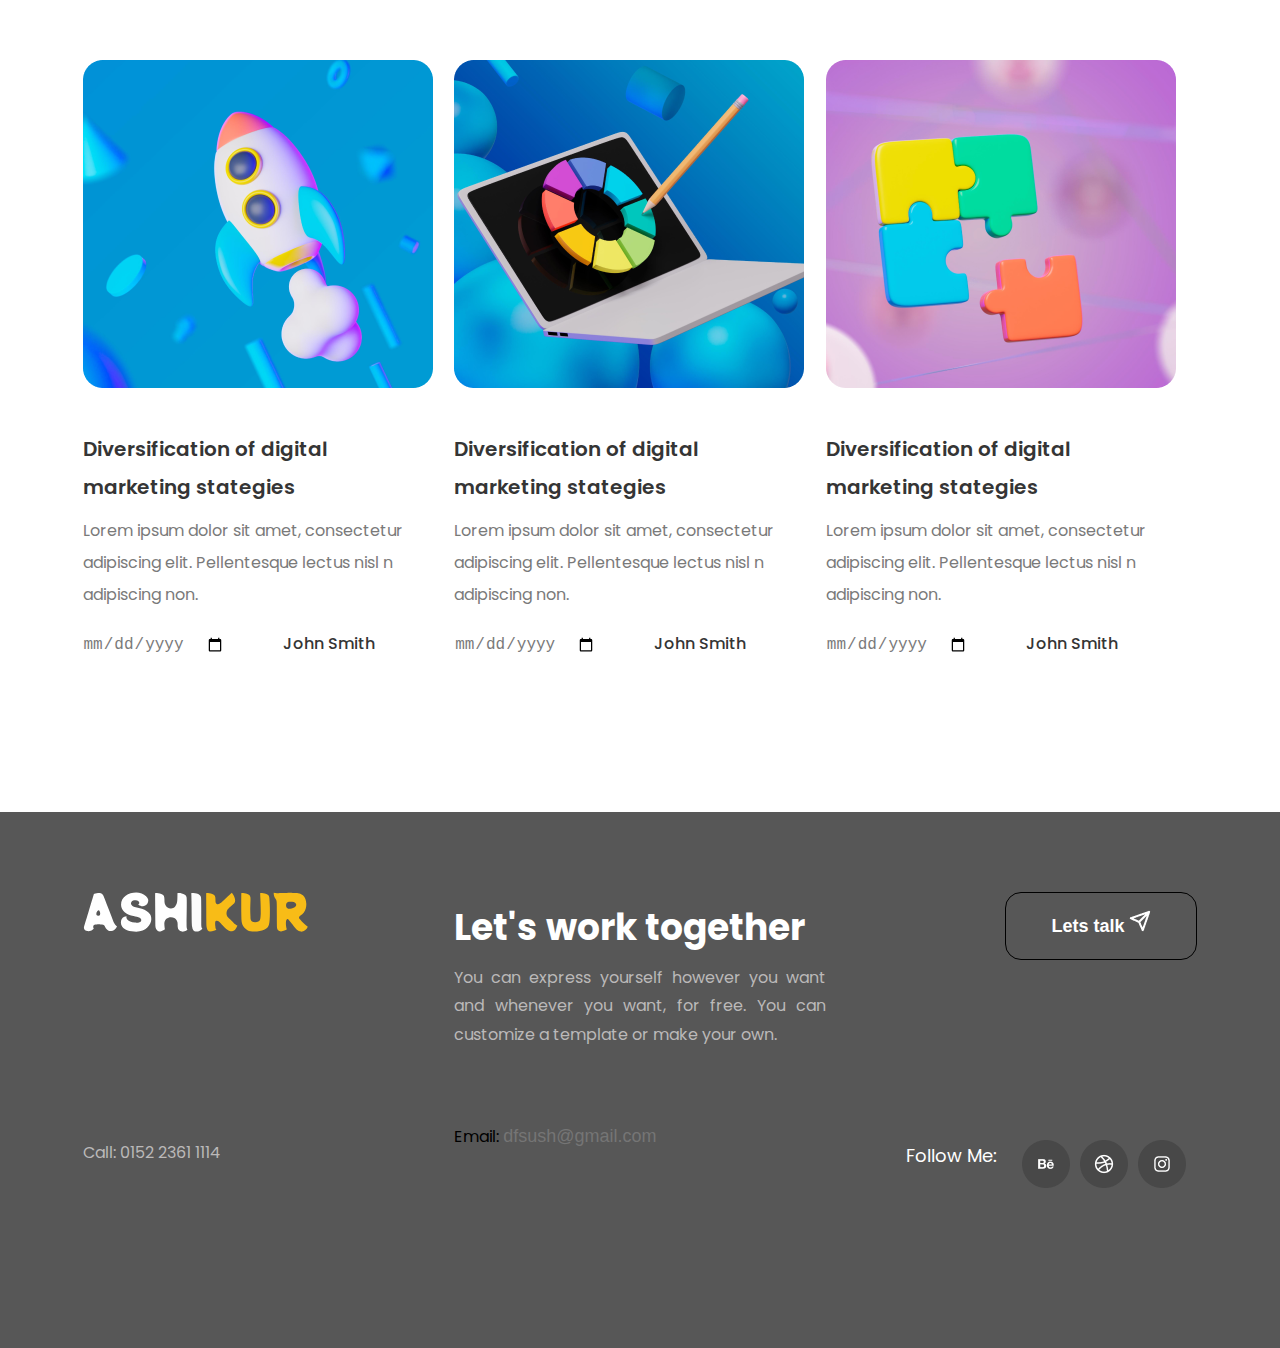
<file: blog.html>
<!DOCTYPE html>
<html lang="en">

    <head>
        <meta charset="UTF-8">
        <meta name="viewport" content="width=device-width, initial-scale=1.0">
        <title>Home - Ashikur</title>
        <!-- Google Fonts -->
        <link rel="preconnect" href="https://fonts.googleapis.com">
        <link rel="preconnect" href="https://fonts.gstatic.com" crossorigin>
        <link
            href="https://fonts.googleapis.com/css2?family=PT+Sans:wght@700&family=Poppins:wght@300;400;500;600;700&display=swap"
            rel="stylesheet">
        <link rel="stylesheet" href="https://cdnjs.cloudflare.com/ajax/libs/font-awesome/6.5.1/css/all.min.css"
            integrity="sha512-DTOQO9RWCH3ppGqcWaEA1BIZOC6xxalwEsw9c2QQeAIftl+Vegovlnee1c9QX4TctnWMn13TZye+giMm8e2LwA=="
            crossorigin="anonymous" referrerpolicy="no-referrer" />
        <!-- Main Css Link -->
        <link rel="stylesheet" href="./CSS/style.css">
    </head>

    <body>
        <!-- =========== Nav Start =========== -->
        <nav id="primary_nav">
            <div class="container">
                <div class="row">
                    <div class="logo">
                        <img src="./images/ASHIKUR.svg" alt="">
                    </div>
                    <div class="menu">
                        <ul class="row">
                            <li><a href="./index.html">HOME</a></li>
                            <li><a href="./about.html">ABOUT</a></li>
                            <li><a href="./project.html">PROJECTS</a></li>
                            <li class="active"><a href="./blog.html">BLOGES</a></li>
                            <li><a href="./contact.html">CONTACT</a></li>
                        </ul>
                    </div>
                </div>
            </div>
        </nav>
        <!-- =========== Nav End =========== -->
        <!-- =========== Page Heading Section Start =========== -->
        <section id="page_heading">
            <div class="container">
                <img src="./images/Group 214.svg" alt="">
                <h1>Blog</h1>
                <p>I Design Beautiful Things, And I Love What I Do.</p>
            </div>
        </section>
        <!-- =========== Page Heading Section End =========== -->

        <!-- BLOG POST START -->
<section id="blog_post">
    <div class="container">
        <div class="row align_center">
            <div class="blog_img">
                <img src="./images/blog img 1.png" alt="">
            </div>
            <div class="blog_info">
                <h3>Diversification of digital marketing stategies</h3>
                <p>Lorem ipsum dolor sit amet, consectetur adipiscing elit. Pellentesque lectus nisl nunc adipiscing non. Fusce ornare aliquam sed etiam ultricies quisque. Vitae sit eget arcu amet. Porttitor nec ut elementum scelerisque ut amet laoreet diam.</p>
                <div class="row">
                    <input type="date">
                    <h6>John Smith</h6>
                </div>
            </div>
        </div>
    </div>
</section>
<!-- BLOG POST END -->
<!-- BLOG CONTENT START -->
<section id="blog_content">
    <div class="container">
        <div class="row">
            <div class="blog_content">
                <div class="blog_img ">
                    <img src="./images/blog img 2.png" alt="">
                    <div class="overlay">
                        <svg xmlns="http://www.w3.org/2000/svg" width="48" height="48" viewBox="0 0 48 48" fill="none">
                            <path fill-rule="evenodd" clip-rule="evenodd" d="M41.9999 7.5C41.9999 7.10218 41.8419 6.72064 41.5606 6.43934C41.2793 6.15804 40.8978 6 40.4999 6H22.4999C22.1021 6 21.7206 6.15804 21.4393 6.43934C21.158 6.72064 20.9999 7.10218 20.9999 7.5C20.9999 7.89782 21.158 8.27936 21.4393 8.56066C21.7206 8.84196 22.1021 9 22.4999 9H36.8789L6.43794 39.438C6.29848 39.5775 6.18785 39.743 6.11237 39.9252C6.03689 40.1075 5.99805 40.3028 5.99805 40.5C5.99805 40.6972 6.03689 40.8925 6.11237 41.0748C6.18785 41.257 6.29848 41.4225 6.43794 41.562C6.57741 41.7015 6.74297 41.8121 6.92519 41.8876C7.10741 41.963 7.30271 42.0019 7.49994 42.0019C7.69717 42.0019 7.89247 41.963 8.07469 41.8876C8.25691 41.8121 8.42248 41.7015 8.56194 41.562L23.7809 26.3415L38.9999 11.121V25.5C38.9999 25.8978 39.158 26.2794 39.4393 26.5607C39.7206 26.842 40.1021 27 40.4999 27C40.8978 27 41.2793 26.842 41.5606 26.5607C41.8419 26.2794 41.9999 25.8978 41.9999 25.5V7.5Z" fill="#BBBBBB"/>
                          </svg>
                    </div>
                </div>
                <div class="blog_info">
                    <h4>Diversification of digital marketing stategies</h4>
                    <p>Lorem ipsum dolor sit amet, consectetur adipiscing elit. Pellentesque lectus nisl n adipiscing non.</p>
                    <div class="row align_center">
                        <input type="date" name="" id="">
                        <h6>John Smith</h6>
                    </div>
                </div>
            </div>
            <div class="blog_content">
                <div class="blog_img ">
                    <img src="./images/BLOG IMG@2.png" alt="">
                    <div class="overlay">
                        <svg xmlns="http://www.w3.org/2000/svg" width="48" height="48" viewBox="0 0 48 48" fill="none">
                            <path fill-rule="evenodd" clip-rule="evenodd" d="M41.9999 7.5C41.9999 7.10218 41.8419 6.72064 41.5606 6.43934C41.2793 6.15804 40.8978 6 40.4999 6H22.4999C22.1021 6 21.7206 6.15804 21.4393 6.43934C21.158 6.72064 20.9999 7.10218 20.9999 7.5C20.9999 7.89782 21.158 8.27936 21.4393 8.56066C21.7206 8.84196 22.1021 9 22.4999 9H36.8789L6.43794 39.438C6.29848 39.5775 6.18785 39.743 6.11237 39.9252C6.03689 40.1075 5.99805 40.3028 5.99805 40.5C5.99805 40.6972 6.03689 40.8925 6.11237 41.0748C6.18785 41.257 6.29848 41.4225 6.43794 41.562C6.57741 41.7015 6.74297 41.8121 6.92519 41.8876C7.10741 41.963 7.30271 42.0019 7.49994 42.0019C7.69717 42.0019 7.89247 41.963 8.07469 41.8876C8.25691 41.8121 8.42248 41.7015 8.56194 41.562L23.7809 26.3415L38.9999 11.121V25.5C38.9999 25.8978 39.158 26.2794 39.4393 26.5607C39.7206 26.842 40.1021 27 40.4999 27C40.8978 27 41.2793 26.842 41.5606 26.5607C41.8419 26.2794 41.9999 25.8978 41.9999 25.5V7.5Z" fill="#BBBBBB"/>
                          </svg>
                    </div>
                </div>
                <div class="blog_info">
                    <h4>Diversification of digital marketing stategies</h4>
                    <p>Lorem ipsum dolor sit amet, consectetur adipiscing elit. Pellentesque lectus nisl n adipiscing non.</p>
                    <div class="row align_center">
                        <input type="date" name="" id="">
                        <h6>John Smith</h6>
                    </div>
                </div>
            </div>
            <div class="blog_content">
                <div class="blog_img ">
                    <img src="./images/Blog img 3.png" alt="">
                    <div class="overlay">
                        <svg xmlns="http://www.w3.org/2000/svg" width="48" height="48" viewBox="0 0 48 48" fill="none">
                            <path fill-rule="evenodd" clip-rule="evenodd" d="M41.9999 7.5C41.9999 7.10218 41.8419 6.72064 41.5606 6.43934C41.2793 6.15804 40.8978 6 40.4999 6H22.4999C22.1021 6 21.7206 6.15804 21.4393 6.43934C21.158 6.72064 20.9999 7.10218 20.9999 7.5C20.9999 7.89782 21.158 8.27936 21.4393 8.56066C21.7206 8.84196 22.1021 9 22.4999 9H36.8789L6.43794 39.438C6.29848 39.5775 6.18785 39.743 6.11237 39.9252C6.03689 40.1075 5.99805 40.3028 5.99805 40.5C5.99805 40.6972 6.03689 40.8925 6.11237 41.0748C6.18785 41.257 6.29848 41.4225 6.43794 41.562C6.57741 41.7015 6.74297 41.8121 6.92519 41.8876C7.10741 41.963 7.30271 42.0019 7.49994 42.0019C7.69717 42.0019 7.89247 41.963 8.07469 41.8876C8.25691 41.8121 8.42248 41.7015 8.56194 41.562L23.7809 26.3415L38.9999 11.121V25.5C38.9999 25.8978 39.158 26.2794 39.4393 26.5607C39.7206 26.842 40.1021 27 40.4999 27C40.8978 27 41.2793 26.842 41.5606 26.5607C41.8419 26.2794 41.9999 25.8978 41.9999 25.5V7.5Z" fill="#BBBBBB"/>
                          </svg>
                    </div>
                </div>
                <div class="blog_info">
                    <h4>Diversification of digital marketing stategies</h4>
                    <p>Lorem ipsum dolor sit amet, consectetur adipiscing elit. Pellentesque lectus nisl n adipiscing non.</p>
                    <div class="row align_center">
                        <input type="date" name="" id="">
                        <h6>John Smith</h6>
                    </div>
                </div>
            </div>
            <div class="blog_content">
                <div class="blog_img ">
                    <img src="./images/5807361 1.png" alt="">
                    <div class="overlay">
                        <svg xmlns="http://www.w3.org/2000/svg" width="48" height="48" viewBox="0 0 48 48" fill="none">
                            <path fill-rule="evenodd" clip-rule="evenodd" d="M41.9999 7.5C41.9999 7.10218 41.8419 6.72064 41.5606 6.43934C41.2793 6.15804 40.8978 6 40.4999 6H22.4999C22.1021 6 21.7206 6.15804 21.4393 6.43934C21.158 6.72064 20.9999 7.10218 20.9999 7.5C20.9999 7.89782 21.158 8.27936 21.4393 8.56066C21.7206 8.84196 22.1021 9 22.4999 9H36.8789L6.43794 39.438C6.29848 39.5775 6.18785 39.743 6.11237 39.9252C6.03689 40.1075 5.99805 40.3028 5.99805 40.5C5.99805 40.6972 6.03689 40.8925 6.11237 41.0748C6.18785 41.257 6.29848 41.4225 6.43794 41.562C6.57741 41.7015 6.74297 41.8121 6.92519 41.8876C7.10741 41.963 7.30271 42.0019 7.49994 42.0019C7.69717 42.0019 7.89247 41.963 8.07469 41.8876C8.25691 41.8121 8.42248 41.7015 8.56194 41.562L23.7809 26.3415L38.9999 11.121V25.5C38.9999 25.8978 39.158 26.2794 39.4393 26.5607C39.7206 26.842 40.1021 27 40.4999 27C40.8978 27 41.2793 26.842 41.5606 26.5607C41.8419 26.2794 41.9999 25.8978 41.9999 25.5V7.5Z" fill="#BBBBBB"/>
                          </svg>
                    </div>
                </div>
                <div class="blog_info">
                    <h4>Diversification of digital marketing stategies</h4>
                    <p>Lorem ipsum dolor sit amet, consectetur adipiscing elit. Pellentesque lectus nisl n adipiscing non.</p>
                    <div class="row align_center">
                        <input type="date" name="" id="">
                        <h6>John Smith</h6>
                    </div>
                </div>
            </div>
            <div class="blog_content">
                <div class="blog_img ">
                    <img src="./images/Blog img 5.png" alt="">
                    <div class="overlay">
                        <svg xmlns="http://www.w3.org/2000/svg" width="48" height="48" viewBox="0 0 48 48" fill="none">
                            <path fill-rule="evenodd" clip-rule="evenodd" d="M41.9999 7.5C41.9999 7.10218 41.8419 6.72064 41.5606 6.43934C41.2793 6.15804 40.8978 6 40.4999 6H22.4999C22.1021 6 21.7206 6.15804 21.4393 6.43934C21.158 6.72064 20.9999 7.10218 20.9999 7.5C20.9999 7.89782 21.158 8.27936 21.4393 8.56066C21.7206 8.84196 22.1021 9 22.4999 9H36.8789L6.43794 39.438C6.29848 39.5775 6.18785 39.743 6.11237 39.9252C6.03689 40.1075 5.99805 40.3028 5.99805 40.5C5.99805 40.6972 6.03689 40.8925 6.11237 41.0748C6.18785 41.257 6.29848 41.4225 6.43794 41.562C6.57741 41.7015 6.74297 41.8121 6.92519 41.8876C7.10741 41.963 7.30271 42.0019 7.49994 42.0019C7.69717 42.0019 7.89247 41.963 8.07469 41.8876C8.25691 41.8121 8.42248 41.7015 8.56194 41.562L23.7809 26.3415L38.9999 11.121V25.5C38.9999 25.8978 39.158 26.2794 39.4393 26.5607C39.7206 26.842 40.1021 27 40.4999 27C40.8978 27 41.2793 26.842 41.5606 26.5607C41.8419 26.2794 41.9999 25.8978 41.9999 25.5V7.5Z" fill="#BBBBBB"/>
                          </svg>
                    </div>
                </div>
                <div class="blog_info">
                    <h4>Diversification of digital marketing stategies</h4>
                    <p>Lorem ipsum dolor sit amet, consectetur adipiscing elit. Pellentesque lectus nisl n adipiscing non.</p>
                    <div class="row align_center">
                        <input type="date" name="" id="">
                        <h6>John Smith</h6>
                    </div>
                </div>
            </div>
            <div class="blog_content">
                <div class="blog_img ">
                    <img src="./images/Blog img 6.png" alt="">
                    <div class="overlay">
                        <svg xmlns="http://www.w3.org/2000/svg" width="48" height="48" viewBox="0 0 48 48" fill="none">
                            <path fill-rule="evenodd" clip-rule="evenodd" d="M41.9999 7.5C41.9999 7.10218 41.8419 6.72064 41.5606 6.43934C41.2793 6.15804 40.8978 6 40.4999 6H22.4999C22.1021 6 21.7206 6.15804 21.4393 6.43934C21.158 6.72064 20.9999 7.10218 20.9999 7.5C20.9999 7.89782 21.158 8.27936 21.4393 8.56066C21.7206 8.84196 22.1021 9 22.4999 9H36.8789L6.43794 39.438C6.29848 39.5775 6.18785 39.743 6.11237 39.9252C6.03689 40.1075 5.99805 40.3028 5.99805 40.5C5.99805 40.6972 6.03689 40.8925 6.11237 41.0748C6.18785 41.257 6.29848 41.4225 6.43794 41.562C6.57741 41.7015 6.74297 41.8121 6.92519 41.8876C7.10741 41.963 7.30271 42.0019 7.49994 42.0019C7.69717 42.0019 7.89247 41.963 8.07469 41.8876C8.25691 41.8121 8.42248 41.7015 8.56194 41.562L23.7809 26.3415L38.9999 11.121V25.5C38.9999 25.8978 39.158 26.2794 39.4393 26.5607C39.7206 26.842 40.1021 27 40.4999 27C40.8978 27 41.2793 26.842 41.5606 26.5607C41.8419 26.2794 41.9999 25.8978 41.9999 25.5V7.5Z" fill="#BBBBBB"/>
                          </svg>
                    </div>
                </div>
                <div class="blog_info">
                    <h4>Diversification of digital marketing stategies</h4>
                    <p>Lorem ipsum dolor sit amet, consectetur adipiscing elit. Pellentesque lectus nisl n adipiscing non.</p>
                    <div class="row align_center">
                        <input type="date" name="" id="">
                        <h6>John Smith</h6>
                    </div>
                </div>
            </div>
        </div>
    </div>
</section>
<!-- BLOG CONTENT END -->
 <!-- FOOTER SECTION STARTS -->
 <section id="footer">
    <div class="container">
  
      <div class="footer_section">
          <div class="row align-center">
            <div class="footer_info">
               <div class="footer_logo">
                <img src="./images/footer.svg" alt="">
                  <p>Call: 0152 2361 1114</p>
               </div>
             </div>
            <div class="footer_info">
            <h3>Let's work together</h3>
            <p>You can express yourself however you want and whenever you want, for free. You can customize a template or make your own.</p>
            <form action="">
                <label for="">Email:</label>
            <input type="email" placeholder="dfsush@gmail.com">
        </form>
            </div>
            <div class="footer_info">
                <div class="footer_button ">
                  <button>Lets talk <img src="./images/footer img2.png" alt=""></button>
                  <div class="row align-center">
                    <p>Follow Me:</p>
                    <img src="./images/footer icon1.png" alt="">
                    <img src="./images/footer icon2.png" alt="">
                    <img src="./images/footer icon3.png" alt="">
                  </div>
                </div>
            </div>
      </div>
    </div>
    </div>
  </section>
  <!-- FOOTER SECTION ENDS -->
  </body>
  </html>
    </body>
</html>
</file>
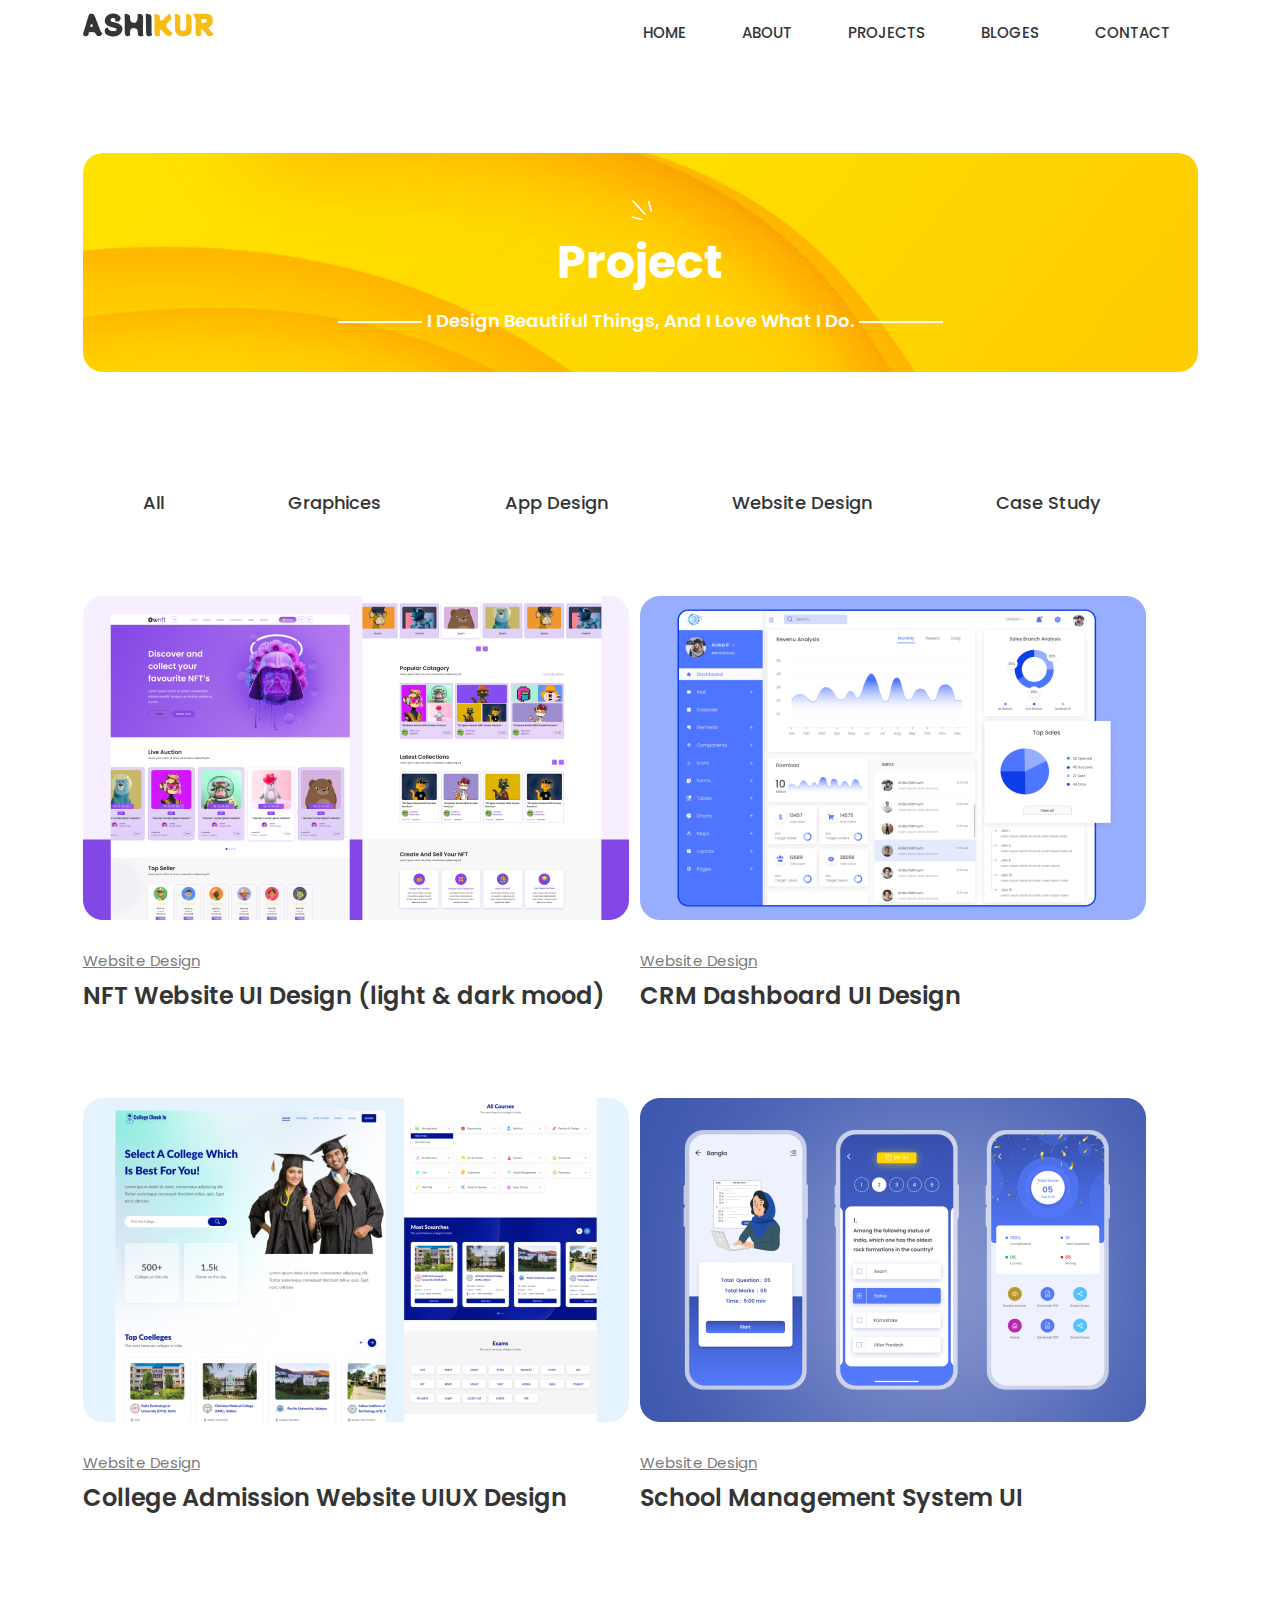
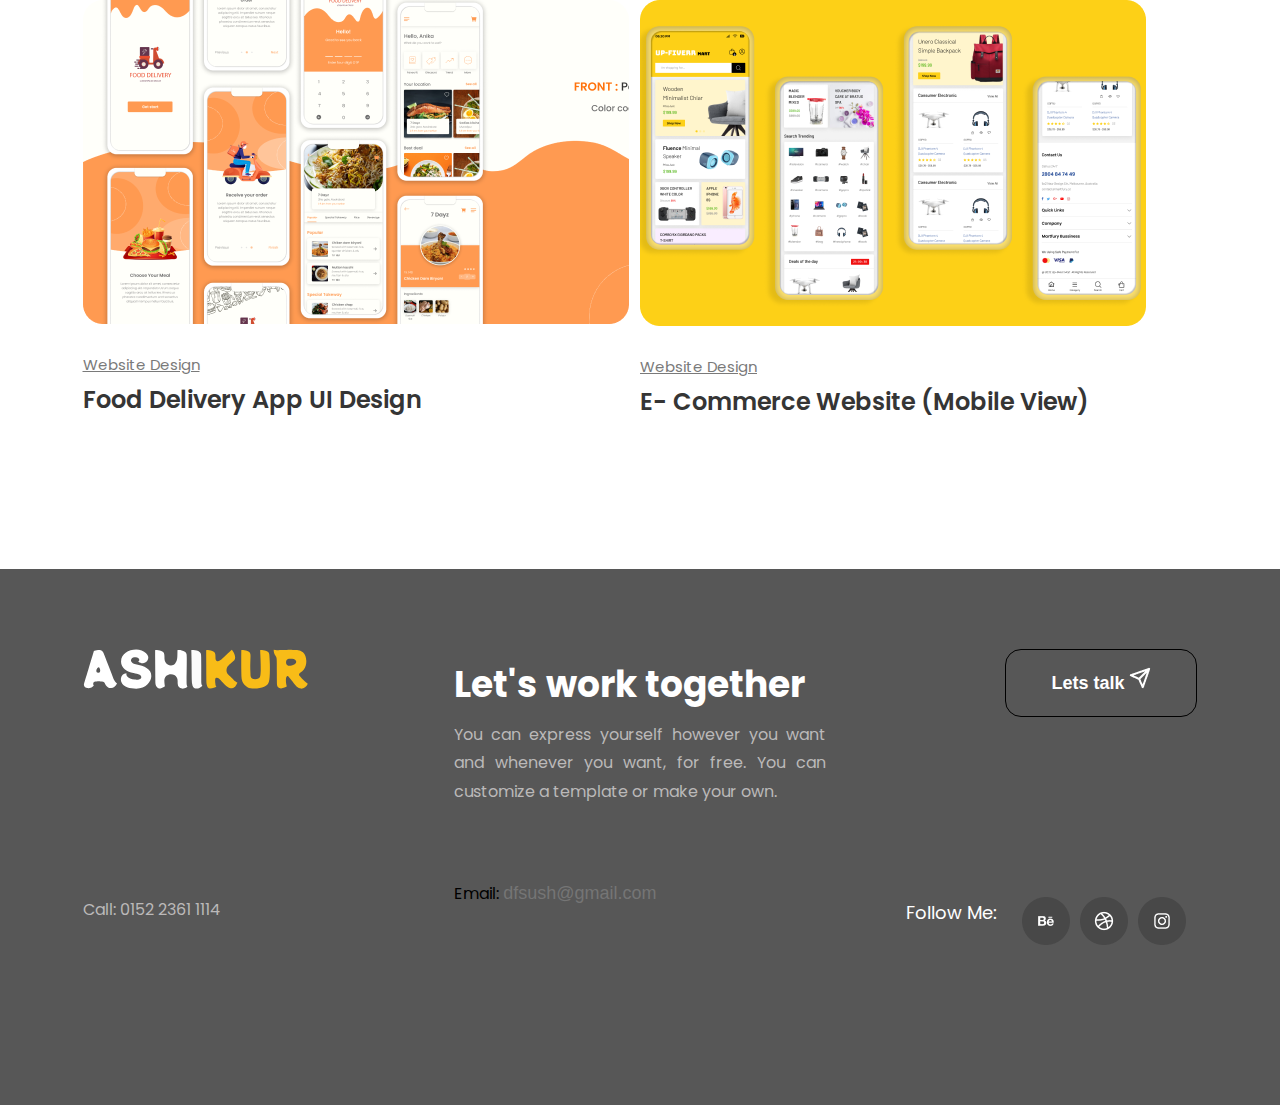
<file: project.html>
<!DOCTYPE html>
<html lang="en">

    <head>
        <meta charset="UTF-8">
        <meta name="viewport" content="width=device-width, initial-scale=1.0">
        <title>Home - Ashikur</title>
        <!-- Google Fonts -->
        <link rel="preconnect" href="https://fonts.googleapis.com">
        <link rel="preconnect" href="https://fonts.gstatic.com" crossorigin>
        <link
            href="https://fonts.googleapis.com/css2?family=PT+Sans:wght@700&family=Poppins:wght@300;400;500;600;700&display=swap"
            rel="stylesheet">
        <link rel="stylesheet" href="https://cdnjs.cloudflare.com/ajax/libs/font-awesome/6.5.1/css/all.min.css"
            integrity="sha512-DTOQO9RWCH3ppGqcWaEA1BIZOC6xxalwEsw9c2QQeAIftl+Vegovlnee1c9QX4TctnWMn13TZye+giMm8e2LwA=="
            crossorigin="anonymous" referrerpolicy="no-referrer" />
            
        <!-- Main Css Link -->
        <link rel="stylesheet" href="./CSS/style.css">
    </head>

    <body>
        <!-- =========== Nav Start =========== -->
        <nav id="primary_nav">
            <div class="container">
                <div class="row">
                    <div class="logo">
                        <img src="./images/ASHIKUR.svg" alt="">
                    </div>
                    <div class="menu">
                        <ul class="row">
                            <li><a href="./index.html">HOME</a></li>
                            <li><a href="./about.html">ABOUT</a></li>
                            <li class="active"><a href="./project.html">PROJECTS</a></li>
                            <li ><a href="./blog.html">BLOGES</a></li>
                            <li><a href="./contact.html">CONTACT</a></li>
                        </ul>
                    </div>
                </div>
            </div>
        </nav>
        <!-- =========== Nav End =========== -->
         <!-- =========== Page Heading Section Start =========== -->
         <section id="page_heading">
            <div class="container">
                    <img src="./images/bg_ellit_img.svg" alt="">
                <h1>project</h1>
                <p>I Design Beautiful Things, And I Love What I Do.</p>
            </div>
        </section>
        <!-- =========== Page Heading Section End =========== -->
        <!-- PROJECT NAV START -->
<section id="project_nav">
    <div class="container">
        <ul>
            <li class="active"><a href="#">All</a></li>
            <li><a href="#">Graphices</a></li>
            <li><a href="#">App Design</a></li>
            <li><a href="#">Website Design</a></li>
            <li><a href="#">Case Study</a></li>
        </ul>
    </div>
</section>
<!-- PROJECT NAV END -->
<!-- PROJECT POST START -->
<section id="project_post">
    <div class="container">
        <div class="row">
            <div class="project_list">
                <img src="./images/Frame img 1.png" alt="">
                <p>Website Design</p>
                <h4>NFT Website UI Design (light & dark mood)</h4>
            </div>
            <div class="project_list">
                <img src="./images/Frame img 2.png" alt="">
                <p>Website Design</p>
                <h4>CRM Dashboard UI Design</h4>
            </div>
            <div class="project_list">
                <img src="./images/Frame 2 img 1.png" alt="">
                <p>Website Design</p>
                <h4>College Admission Website UIUX Design</h4>
            </div>
            <div class="project_list">
                <img src="./images/Frame 2 img 2.png" alt="">
                <p>Website Design</p>
                <h4>School Management System UI</h4>
            </div>
            <div class="project_list">
                <img src="./images/mockup 3 img 1.png" alt="">
                <p>Website Design</p>
                <h4>Food Delivery App UI Design</h4>
            </div>
            <div class="project_list">
                <img src="./images/Frame 3 img2.png" alt="">
                <p>Website Design</p>
                <h4>E- Commerce Website (Mobile View)</h4>
            </div>
        </div>
    </div>
</section>
<!-- PROJECT POST END -->
  <!-- FOOTER SECTION STARTS -->
  <section id="footer">
    <div class="container">
  
      <div class="footer_section">
          <div class="row align-center">
            <div class="footer_info">
               <div class="footer_logo">
                <img src="./images/footer.svg" alt="">
                  <p>Call: 0152 2361 1114</p>
               </div>
             </div>
            <div class="footer_info">
            <h3>Let's work together</h3>
            <p>You can express yourself however you want and whenever you want, for free. You can customize a template or make your own.</p>
            <form action="">
                <label for="">Email:</label>
            <input type="email" placeholder="dfsush@gmail.com">
        </form>
            </div>
            <div class="footer_info">
                <div class="footer_button ">
                  <button>Lets talk <img src="./images/footer img2.png" alt=""></button>
                  <div class="row align-center">
                    <p>Follow Me:</p>
                    <img src="./images/footer icon1.png" alt="">
                    <img src="./images/footer icon2.png" alt="">
                    <img src="./images/footer icon3.png" alt="">
                  </div>
                </div>
            </div>
      </div>
    </div>
    </div>
  </section>
  <!-- FOOTER SECTION ENDS -->
  </body>
  </html>
</file>
<file: CSS/style.css>
*{
    margin: 0;
    padding: 0;
    box-sizing: border-box;
    outline: o;
}
ul,ol{
    list-style: none;
}
a{
    text-decoration: none;
}
.container{
    width: 1115px;
    margin: 0 auto;
 
}
.row{
    display: flex;
    flex-wrap: wrap;
}
.align{
    align-items: center;
}
.text_center{
    text-align: center;
}
#page_heading{
    margin: 55px 0;
}
#page_heading .container {
    background-image: url("../images/5447586\ 1.png");
    background-size: cover;
    background-position: center;
    text-align: center;
    border-radius: 20px;
    padding: 45px 0 34px;
    
}
#page_heading h1 {
    color: #fff;
    font-size: 46px;
    font-style: normal;
    font-weight: 700;
    line-height: normal;
    margin-bottom: 7px;
    text-transform: capitalize;
}
#page_heading p {
    color: #fff;
    font-size: 18px;
    font-style: normal;
    font-weight: 600;
    line-height: 190%;
    width: fit-content;
    position: relative;
    margin: auto;
}
#page_heading p::before,
#page_heading p::after {
    position: absolute;
    content: '';
    width: 84px;
    height: 2px;
    background-color: #fff;
    z-index: 99;
    top: 50%;
}
#page_heading p::before{
    left: -89px;
}
#page_heading p::after{
    right: -89px;
}
body{
    font-family:"Poppins",sans-serif;
    /* font-family:"PT Sans",sans-serif; */
}
button{
    color: #353535;
    font-size: 18px;
    font-weight: 500;
    line-height: 180%;
    padding: 17px 45px;
    border-radius: 20px;
    border: 1px solid #000;
    background: none;
    cursor: pointer;
}
.heading h4{
    color: #353535;
    font-family: PT Sans;
    font-size: 50px;
    font-weight: 700;
}
.heading p{
    color: #7A7A7A;
font-size: 18px;
font-weight: 400;
line-height: 180%; /* 32.4px */
}
.text_right{
    text-align: right;
}
/* navber section start */

nav{
    margin-top: 13px;
    margin-bottom: 90px;
}
nav .row{
    justify-content: space-between;
}
nav .row ul li{
    display: inline-block;
    position: relative;
}
nav .menu ul li a{
    color: #353535;
    font-size: 15px;
    font-weight: 500;
    line-height: 200%; /* 30px */
    padding:5px 28px;
    display: block;
}
nav .menu ul li a::after{
    content: "";
    position: absolute;
    width: 0;
    height:1px;
    background:#353535;
    bottom: 0;
    left: 0;
    transition: .5s;
}
nav .menu ul li:hover a::after{
    width: 100%;
    right: 0;
}
/* navber section ends */
/* hero area section start  */
#hero_area {
    position: relative;
    margin-top: 90px;
}
#hero_area .hero_area_img{
    width: 40%;
}
#hero_area .hero_area_content{
    width: 60%;
}

#hero_area .hero_area_img .img{
    position: absolute;
    right: 0;
    width: 40%;
    height: 100%;
}
#hero_area .hero_area_img img{
    width: 100%;
    height: 100%;
    object-fit: cover;
    object-position: center;
}
#hero_area .hero_area_content img{
    margin-left: 32px;
}
#hero_area h4{
    color: #353535;
    font-size: 24px;
    font-weight: 400;
    padding-top: 13px;
}
#hero_area h1{
    color: #353535;
    font-family: PT Sans;
    font-size: 64px;
    font-weight: 700;
    padding: 15px 0 25px 0;
}
#hero_area p{
    color: #353535;
    font-size: 20px;
    font-weight: 400;
    line-height: 190%; 
}
#hero_area .hero_area_content a button{
    border-radius: 20px;
    background: #FC0;
    color: #FFF;
    font-size: 20px;
    font-weight: 600;
    line-height: 180%;
    padding: 16px 45px;
    margin: 80px 40px 60px 0;
    border: none;
    cursor: pointer;
}
#hero_area .hero_area_content ul li i{
    color: #000;
    width: 40px;
    height: 40px;
    background-color:#F4F3F3;
    border-radius: 50%;
   text-align: center;
    cursor: pointer;
    line-height: 40px;
}
#hero_area .hero_area_content ul li{
   padding-right: 32px;
}
/* hero area section end */



/* About section start */
#about{
    background: linear-gradient(95deg, #FC0 -21.46%, #FAFFCB 112.13%, #FAFFCB 112.13%);
    position: relative;
    margin: 100px 0;

}
#about .about_img{
    width: 40%;
}

#about .about_img .img{
    position: absolute;
    left: 0;
    width: 40%;
    height: 100%;
    bottom: 0;
}
#about .about_img img{
    width: 100%;
    height: 100%;
    object-fit: cover;
    object-position: center;
}
#about .about_info{
    width: 60%;
    padding-left: 57px;
}
#about .about_info h4{
    padding-top: 80px;
}
#about .about_info .heading p{
    padding: 26px 14px 45px 0;
}
.ellipse{
    position: absolute;
    bottom: 0;
    right: 0;
    object-fit: cover;
    object-position: center;
}
#about  .about_info .heading button{
    margin-bottom: 85px;
}
/* About section ends *
/* about card section starts */
#card .row{
    
    gap: 32px;
}
#card .about_card{
    width:31%;
    border-radius: 20px;
    background: #FFF;
    box-shadow: 0px 4px 30px 0px rgba(0, 0, 0, 0.08);
}
#card .about_card h4{
    color: #353535;
    font-size: 22px;
    font-weight: 600;
    line-height: 180%; 
    padding: 16px 0;
}
#card .about_card p{
    color: #7A7A7A;
    font-family: Poppins;
    font-size: 16px;
    font-weight: 400;
    line-height: 190%;
    padding: 0 47px 57px 47px;
}
#card .about_card img{
  padding-top: 40px;
}
/* about card section ends */

/* Branding section start */
#branding .container{
    border-radius: 30px;
    background: linear-gradient(95deg, #FC0 -21.46%, #FFF5CB 112.13%);
    position: relative;
}
#branding{
    margin: 190px 0 125px 0;

}
#branding .branding_info{
    width: 50%;
}
#branding .branding_img{
    width: 50%;
    margin-bottom: 0;
}
#branding .branding_info h4{
    padding: 85px 0 21px 0;
}
#branding .branding_info p{
    padding-right: 80px;
}
#branding .branding_info button{
    margin: 35px 0 75px 0;
}
#branding .branding_info img{
   padding-left: 16px;
}
#branding .branding_info .br_ellit{
    position: absolute;
    right: 85px;
    top: -50px;
 }
/* Branding section end */
/* Design and Help section start */
#help .design{
    width: 30%;
}
#help .help_info{
    width: 70%;
}
#help .help_info .heading{
    text-align: right;
}
#help .help_info .heading p{
   padding: 26px;
   padding-left: 200px;
}
#help .help_info .heading ul li h5{
    color: #353535;
    font-family: PT Sans;
    font-size: 40px;
    font-weight: 700;
    padding-top: 30px;
    padding-right: 0;
    padding-left: 109px;
 }
 #help .help_info .heading ul li p{
    color: #353535;
    font-size: 14px;
    font-weight: 500;
    line-height: 180%;
    padding-top: 5px;
 }
 #help .help_info .heading ul .row{
    margin-left: 0;
 }
#help .design .design_img{
    margin: 17px 0 17px 29px;
    text-align: center;
}
#help .design .design_info{
   padding-left: 18px;
}
#help .design .design_card{
    border-radius: 20px;
    background: #FFF;
    box-shadow: 0px 4px 30px 0px rgba(0, 0, 0, 0.08);
    margin-bottom: 21px;
}

/* Design and Help section end */




/* =========== Experience Section Css Start =========== */
#experience .container {
    position: relative;
}
#info h1{
    text-align: center;

}
#experience .container::before {
    position: absolute;
    content: "";
    border: 1px dashed black;
    height: 100%;
    top: 0;
    left: calc(40% - 60px);
}
#experience .experience_item .experience_item_title {
    width: 40%;
}
#experience .experience_item .experience_item_info {
    width: 60%;
    position: relative;
}
#experience .experience_item .experience_item_info::before {
    content: "";
    position: absolute;
    width: 42px;
    height: 42px;
    border: 1px dashed black;
    border-radius: 50%;
    top: 0;
    left: -81px;
    background-color: white;
    z-index: 99;
}
#experience .experience_item .experience_item_info::after {
    content: "";
    position: absolute;
    width: 20px;
    height: 20px;
    border-radius: 50%;
    top: 10.5px;
    left: -70px;
    z-index: 99;
}
#experience .experience_item:nth-child(1) .experience_item_info:after {
    background-color: #52AB70;
}
#experience .experience_item:nth-child(2) .experience_item_info:after {
    background-color: #F17676;
}
#experience .experience_item:nth-child(3) .experience_item_info:after {
    background-color:#FFD233;
}

/* =========== Experience Section Css End =========== */
/* Expert Area section start */
#exper_skill .area_info{
    width: 65%;
}
#exper_skill .skill{
    width: 35%;
}
#exper_skill .area_info  button{
    border-radius: 20px;
    background: #FC0;
    color: #FFF;
    font-size: 20px;
    font-weight: 600;
    line-height: 180%;
    padding: 16px 45px;
    margin-top: 40px;
    border: none;
    cursor: pointer;
}
#exper_skill .area_info .heading p{
    color: #7A7A7A;
    font-size: 20px;
    font-weight: 400;
    line-height: 200%;
    padding-right: 100px;
}
#exper_skill .area_info .heading h4{
    padding-bottom: 50px;
}
#exper_skill .skill .box{
    margin-bottom: 50px;
}
#exper_skill .skill button{
    margin-bottom: 60px;
    border: none;
    padding: 15px 60px;
}
#exper_skill .skill button:hover{
    border-radius: 20px;
    border: 1px solid #000;
}
#exper_skill .box_bar{
    height: 6px;
    background-color: #D9D9D9;
    border-radius: 50px;
}
#exper_skill .box_bar .box_skill{
    height: 100%;
    width: 85%;
    text-align: right;
    border-radius: 50px;
}
#exper_skill .box_bar .box_skill span{
    display: inline-block;
    transform: translatey(-30px);
    font-size: 18px;
    font-weight: 400;
    line-height: 180%;
}
#exper_skill .skill .box h3{
    color: #353535;
font-size: 18px;
font-weight: 600;
line-height: 180%; 
}
/* Expert Area section end */
/* MY service section start */
#service{
    margin-top: 145px;
}
#service .heading{
    text-align: center ;
    padding: 70px 267px 73px 267px;
}
#service{
    background: #FFF7D5;
}
#service .service_card .row{
    gap: 60px;
}
#service .service_card .service_info{
    width: calc(100% / 3 - 40px);
    border-radius: 12px;
    border: 0.1px solid #353535;
    background: #FFF;
    box-shadow: 0px 4px 10px 0px rgba(0, 0, 0, 0.06);
    margin: 100px 0;
    border: none;
}
#service .service_card .service_info:hover{
    border: none;
    background: linear-gradient(159deg, #FC0 3.12%, #FFE476 94.59%);
    color: #353535;
    margin-top: 37px;
    transition: .4s;;
}
#service .service_card .service_info h4{
    color: #353535;
    font-size: 24px;
    font-weight: 600;
    line-height: 180%;
    padding: 20px 0 25px 0;
}
#service .service_card .service_info p{
    color: #7A7A7A;
    font-size: 15px;
    font-weight: 400;
    line-height: 180%; 
    padding: 0 50px 79px 50px;
}
#service .service_card .service_info img{
    padding-top: 32px;
}
/* MY service section end */
/* Feedback section starts */
#feedback{
    padding: 90px 0 60px 0;
}
#feedback .heading p{
    padding-right: 430px;
}
#feedback .feedback_contant{
    margin: 70px 0;
}
#feedback .feedback_contant .feedback_img{
    width: 40%;
}
#feedback .feedback_contant .feedback_img img{
    width: 100%;
}
#feedback .feedback_contant .feedback_info{
    width: 60%;
    padding-left: 95px;
}
#feedback .feedback_contant .feedback_info p{
    color: #7A7A7A;
    font-size: 20px;
    font-weight: 400;
    line-height: 200%; 
}
#feedback .feedback_contant .feedback_info .p2{
    color: #7A7A7A;
    font-size: 16px;
    font-weight: 400;
    line-height: 200%; 
    padding-left: 100px;

}
#feedback .feedback_contant .feedback_info h4{
    color: #353535;
    font-size: 24px;
    font-weight: 500;
    line-height: 200%;
    padding-left: 100px;
}
/* Feedback section ends */
/* Blog section start */
#blog h3{
    text-align: right;
    color: #353535;
    font-family: PT Sans;
    font-size: 50px;
    font-weight: 700;
    line-height: 135.4%; 
    padding: 80px 0;
}
#blog .blog_post{
    width: 50%;
    margin-top: 40px;
}
#blog .blog_post .blog_img{
    width: 50%;
}
#blog .blog_post .blog_info{
    width: 50%;
}
#blog .blog_post .blog_info p{
    color: #353535;
    font-size: 14px;
    font-weight: 500;
    line-height: 190%;
    padding-left: 25px;
}
#blog .blog_post .blog_info h5{
    color: #353535;
    font-size: 18px;
    font-weight: 600;
    line-height: 190%;
    padding: 14px 0;
}
#blog .blog_post .blog_info svg{
    margin-left: 10px;
}
#blog .blog_post .blog_info input{
   border: none;
}
/* Blog section end */

/* newsletter section start */
#newsletter{
    margin: 150px 0;
}
#newsletter .container{
    border-radius: 30px;
    background: linear-gradient(95deg, #FC0 -21.46%, #FFF5CB 112.13%);
}
#newsletter .news_info{
    width: 50%;
    padding: 90px 0 90px 80px;
}
#newsletter .email_info{
    width: 50%;
    text-align: right;
}
#newsletter .email_box .from_box{
    background-color:#fff;
    border-radius:16px ;
}
#newsletter .container .email_box input{
    background: #FFF;
    padding: 23px 140px 23px 35px;
    color: #7A7A7A;
    font-size: 18px;
    font-weight: 400;
    line-height: 200%;
    border: none;
    border-radius: 16px 0 0px 16px;
}
#newsletter .container .email_box input:focus{
    outline: none;
}
#newsletter .container .email_box button{
    border-radius: 0px 16px 16px 0px;
    background: #FF6565;
    color: #FFF;
    font-size: 16px;
    font-weight: 600;
    line-height: 200%;
    border: none;
    padding: 25px;
    cursor: pointer;
}

#newsletter .news_info p{
    color: #353535;
    font-size: 20px;
    font-weight: 400;
    line-height: 200%;
}
#newsletter .news_info  .news_p{
    color: #353535;
font-size: 18px;
font-weight: 400;
line-height: 200%;
}
#newsletter .news_info h3{
    color: #353535;
    font-size: 36px;
    font-weight: 600;
    line-height: 200%;
}
/* newsletter section end */
/* FOOTER SECTION STARTS */
#footer{background: #575757;
    margin-top: 150px;}
    .footer_section .row .footer_info{
     width: calc(100%/ 3);
     justify-content: space-between;
    }
    #footer .footer_section .row{
        padding: 80px 0;
    }
    #footer .footer_section .footer_button{
       text-align: right
    }
    #footer .footer_section .footer_logo p{
       margin-top: 200px;
    }
    #footer .footer_section .footer_info h3{
        color: #FFF;
        font-size: 36px;
        font-weight: 700;
        line-height: 200%;
    }
    #footer .footer_section .footer_info p{
        color: #BBB9B9;
        text-align: justify;
        font-size: 16px;
        font-weight: 400;
        line-height: 180%;
    }
    #footer .footer_section .footer_info input{
        margin-top: 70px;
        color: #BBB9B9;
        font-size: 18px;
        font-weight: 400;
        line-height: 180%;
        background: none;
        border: none;
    }
    #footer .footer_section .footer_button button{
        color: #FFF;
        font-size: 18px;
        font-weight: 600;
        line-height: 180%;
        border-radius: 16px;
        margin-bottom: 100px;
    }
    #footer .footer_section .footer_button button:hover{
        border: 1px solid #FC0;
    }
    #footer .footer_section .footer_button .row{
        padding-left: 80px;
        text-align: right;
    }
    #footer .footer_section .footer_button .row img{
        padding-left: 10px;
    }
    #footer .footer_section .footer_button .row p{
        color: #FFF;
        font-size: 18px;
        font-weight: 400;
        line-height: 180%;
        padding-right: 15px;
    }
    /* FOOTER SECTION ENDS */
  
/* ABOUT PAGE SECTION START */
#banner.container{
    position: relative;
}
.about_bg_ellit_img img{
position: absolute;
left: 661px;
top: 138px;
}
#about_page .about_page_info{
    width: 60%;
}
#about_page .about_page_img{
    width: 40%;
}
#about_page .about_page_info p{
    color: #7A7A7A;
    font-size: 19px;
    font-weight: 400;
    line-height: 200%;
}
#about_page .about_page_info form{
    margin-top: 105px;
    padding-bottom: 120px;
    display:block;
}
#about_page .about_page_info form a{
    display: inline-block;
    margin-top: 44px;
}
#about_page .about_page_info form label{
    color: #7A7A7A;
    font-size: 19px;
    font-weight: 500;
    line-height: 190%;
}
#about_page .about_page_info form input{
    border: none;
    outline: none;
}
#about_page .about_page_info form input::placeholder{
        color: #353535;
    font-size: 19px;
    font-weight: 400;
    line-height: 190%; 
}
#about_page .about_page_info form input:focus{
    outline: none;
    border: none;
}
#about_page .about_page_info form .form_group{
    width: 50%;
}




/* ABOUT PAGE SECTION END */
/* EXPERIENCE SECTION START */
#experience_education .education{width: 50%;}
#experience_education .experience{width: 50%;}
#experience_education .experience_page{
    position: relative;
    padding-left:48px;
}
#experience_education  .experience_page::before{
    position: absolute;
    content: "";
    border: 1px dashed #7A7A7A;
    height: 100%;
    left: 17px;
    top: 0;
}
#experience_education .experience .experience_page .experience_item .experience_info{
    position: relative;
}
#experience_education .experience .experience_page .experience_item .experience_info::before{
    position: absolute;
    content: "";
    border: 1px dashed #7A7A7A;
    height: 34px;
    width: 34px;
    left: -49px;
    top: 0;
    border-radius: 50%;
    background-color: #fff;
}
#experience_education .experience .experience_page .experience_item .experience_info::after{
    position: absolute;
    content: "";
    height: 16px;
    width: 16px;
    left: -40px;
    text-align: center;
    top: 8px;
    border-radius: 50%;
    background-color:#F17676;
}
#experience_education .experience .experience_page .experience_item:nth-child(2) .experience_info::after{
    background-color:#FFD233;
}
#experience_education .experience .experience_page .experience_item:nth-child(2) .experience_info{
    margin: 47px 0;
}
#experience_education .experience .experience_page .experience_item:nth-child(3) .experience_info::after{
    background-color: #52AB70;
}
#experience_education .experience h1{
    color: #353535;
    font-family: PT Sans;
    font-size: 40px;
    font-weight: 700;
    padding: 73px 0 50px;
}
#experience_education .experience .experience_page .experience_item .experience_info input{
    color: #7A7A7A;
    font-family: Poppins;
    font-size: 16px;
    font-weight: 400;
    line-height: 190%;
    background: none;
    border: none;
}
#experience_education .experience .experience_page .experience_item .experience_info input:focus{
 outline: none;
}
#experience_education .experience .experience_page .experience_item .experience_info h4{
    color: #353535;
    font-size: 20px;
    font-weight: 600;
    line-height: 180%;
}
#experience_education .experience .experience_page .experience_item .experience_info p{
    color: #7A7A7A;
    font-size: 18px;
    font-weight: 400;
    line-height: 200.5%; 
    padding-right: 30px;
}
/* EXPERIENCE SECTION END */



/* EDUCATION SECTION START */
#experience_education .education_page{
    position: relative;
    padding-left:48px;
}
#experience_education  .education_page::before{
    position: absolute;
    content: "";
    border: 1px dashed #7A7A7A;
    height: 100%;
    left: 17px;
    top: 0;
}
#experience_education .education .education_page .education_item .education_info{
    position: relative;
}
#experience_education .education .education_page .education_item .education_info::before{
    position: absolute;
    content: "";
    border: 1px dashed #7A7A7A;
    height: 34px;
    width: 34px;
    left: -49px;
    top: 0;
    border-radius: 50%;
    background-color: #fff;
}
#experience_education .education .education_page .education_item .education_info::after{
    position: absolute;
    content: "";
    height: 16px;
    width: 16px;
    left: -40px;
    text-align: center;
    top: 8px;
    border-radius: 50%;
    background-color:#52AB70;
}
#experience_education .education .education_page .education_item:nth-child(2) .education_info::after{
    background-color:#F17676;
}
#experience_education .education .education_page .education_item:nth-child(2) .education_info{
    margin: 47px 0;
}
#experience_education .education .education_page .education_item:nth-child(3) .education_info::after{
    background-color: #FFD233;
}
#experience_education .education h1{
    color: #353535;
    font-family: PT Sans;
    font-size: 40px;
    font-weight: 700;
    padding: 73px 0 50px;
}
#experience_education .education .education_page .education_item .education_info input{
    color: #7A7A7A;
    font-family: Poppins;
    font-size: 16px;
    font-weight: 400;
    line-height: 190%;
    background: none;
    border: none;
}
#experience_education .education .education_page .education_item .education_info input:focus{
 outline: none;
}
#experience_education .education .education_page .education_item .education_info  h4{
    color: #353535;
    font-size: 20px;
    font-weight: 600;
    line-height: 180%;
}
#experience_education .education .education_page .education_item .education_info p{
    color: #7A7A7A;
    font-size: 18px;
    font-weight: 400;
    line-height: 200.5%;
    padding-right: 30px;

}
/* EDUCATION SECTION END */
/*  SKILL SECTION START */
#skill{
    margin: 119px 0;
}
#skill .skill_box{
    width: calc(100% / 3 - 12px);
    margin-top: 49px;
}
#skill .row{
    gap: 12px;
}
#skill h3{ color: #353535;
    font-family: PT Sans;
    font-size: 40px;
    font-weight: 700;
    line-height: normal;
}

#skill .box_bar{
    border-radius: 20px;
    background: #D9D9D9;
    height: 4px;
    /* width: 100%; */
}
#skill .box_skill{
    border-radius: 20px;
    text-align: right;
    height: 4px;

}
#skill .box_skill span{
    transform: translatey(-25px);
    display: inline-block;
}
#skill .box_info h4{
    color: #353535;
    font-size: 18px;
    font-weight: 600;
    line-height: 180%;
    text-transform: uppercase;
}
/*  SKILL SECTION  END */


/* FOOTER SECTION STARTS */
#footer{background: #575757;
    margin-top: 150px;}
    .footer_section .row .footer_info{
     width: calc(100%/ 3);
     justify-content: space-between;
    }
    #footer .footer_section .row{
        padding: 80px 0;
    }
    #footer .footer_section .footer_button{
       text-align: right
    }
    #footer .footer_section .footer_logo p{
       margin-top: 200px;
    }
    #footer .footer_section .footer_info h3{
        color: #FFF;
        font-size: 36px;
        font-weight: 700;
        line-height: 200%;
    }
    #footer .footer_section .footer_info p{
        color: #BBB9B9;
        text-align: justify;
        font-size: 16px;
        font-weight: 400;
        line-height: 180%;
    }
    #footer .footer_section .footer_info input{
        margin-top: 70px;
        color: #BBB9B9;
        font-size: 18px;
        font-weight: 400;
        line-height: 180%;
        background: none;
        border: none;
    }
    #footer .footer_section .footer_button button{
        color: #FFF;
        font-size: 18px;
        font-weight: 600;
        line-height: 180%;
        border-radius: 16px;
        margin-bottom: 100px;
    }
    #footer .footer_section .footer_button button:hover{
        border: 1px solid #FC0;
    }
    #footer .footer_section .footer_button .row{
        padding-left: 80px;
        text-align: right;
    }
    #footer .footer_section .footer_button .row img{
        padding-left: 10px;
    }
    #footer .footer_section .footer_button .row p{
        color: #FFF;
        font-size: 18px;
        font-weight: 400;
        line-height: 180%;
        padding-right: 15px;
    }
    /* FOOTER SECTION ENDS */

     /* Page Heading Section Start */
#page_heading {
       
        position: relative;
        margin: 100px 0;
     }
 #page_heading .container img{
    left: 0;
    right: 0;
    transform: rotate(-20deg);

}
    
     /* Page Heading Section  Ends */

     /* nav start */
#project_nav ul li{
    display: inline-block;
  }
  #project_nav ul li a{
      color: #353535;
      font-size: 18px;
      font-weight: 500;
      line-height: 180%;
      padding: 15px 60px;
      border-radius: 20px;
      transition:.4s ;
      margin-bottom: 61px;
      display: inline-block;
  }
  #project_nav ul li.active a:hover,
  #project_nav ul li a:hover{
      border-radius: 20px;
      border: 1px solid #000;
  }
  /* nav end */
  
/* project post start */
#project_post{
    margin-bottom: 119px;
}
#project_post .project_list{
    width: 50%;
}
#project_post .project_list p{
        color: #7A7A7A;
    font-size: 15px;
    font-weight: 400;
    text-decoration-line: underline;
    padding: 22px 0 6px;
}
#project_post .project_list h4{
    color: #353535;
    font-size: 24px;
    font-weight: 600;
}
#project_post .project_list:nth-child(3),
#project_post .project_list:nth-child(4){
    margin: 85px 0;
}
/* project post end */
/* FOOTER SECTION STARTS */
#footer{background: #575757;
    margin-top: 150px;}
    .footer_section .row .footer_info{
     width: calc(100%/ 3);
     justify-content: space-between;
    }
    #footer .footer_section .row{
        padding: 80px 0;
    }
    #footer .footer_section .footer_button{
       text-align: right
    }
    #footer .footer_section .footer_logo p{
       margin-top: 200px;
    }
    #footer .footer_section .footer_info h3{
        color: #FFF;
        font-size: 36px;
        font-weight: 700;
        line-height: 200%;
    }
    #footer .footer_section .footer_info p{
        color: #BBB9B9;
        text-align: justify;
        font-size: 16px;
        font-weight: 400;
        line-height: 180%;
    }
    #footer .footer_section .footer_info input{
        margin-top: 70px;
        color: #BBB9B9;
        font-size: 18px;
        font-weight: 400;
        line-height: 180%;
        background: none;
        border: none;
    }
    #footer .footer_section .footer_button button{
        color: #FFF;
        font-size: 18px;
        font-weight: 600;
        line-height: 180%;
        border-radius: 16px;
        margin-bottom: 100px;
    }
    #footer .footer_section .footer_button button:hover{
        border: 1px solid #FC0;
    }
    #footer .footer_section .footer_button .row{
        padding-left: 80px;
        text-align: right;
    }
    #footer .footer_section .footer_button .row img{
        padding-left: 10px;
    }
    #footer .footer_section .footer_button .row p{
        color: #FFF;
        font-size: 18px;
        font-weight: 400;
        line-height: 180%;
        padding-right: 15px;
    }
    /* FOOTER SECTION ENDS */
    /* BLOG PAGE SECTION START */
#banner.container{
    position: relative;
}
.blog_bg_ellit_img img{
position: absolute;
left: 664px;
top: 138px;
}

/* blog post start */
#blog_post .blog_img{
    width: 45%;
}
#blog_post .blog_img img{
    width: 100%;
}
#blog_post .blog_info{
 width: 55%;
 padding-left: 45px;
}
#blog_post .blog_info h3{
    color: #353535;
    font-size: 30px;
    font-weight: 600;
    line-height: 164.5%;
}
#blog_post .blog_info p{
    color: #7A7A7A;
    font-size: 18px;
    font-weight: 400;
    line-height: 200.5%;
    padding: 13px 0 35px;
}
#blog_post .blog_info input{
    color: #7A7A7A;
    font-size: 18px;
    font-weight: 400;
    line-height: 190%;
    border: none;
    background: none;
}
#blog_post .blog_info input:focus{
    outline: none;
    background: none;
}
#blog_post .blog_info h6{
    color: #353535;
    font-size: 18px;
    font-weight: 500;
    line-height: 190%;
    padding-left: 14px;
}
/* blog post end */
/* blog content start */
#blog_content{
    margin: 109px 0 134px;
}
#blog_content .blog_content{
    width: calc(100% / 3 - 31px);
}
#blog_content .row{
    gap: 31px;
}
#blog_content .blog_content:nth-child(4),
#blog_content .blog_content:nth-child(5),
#blog_content .blog_content:nth-child(6) {
    margin-top: 92px;
}
#blog_content .blog_info h4{
    color: #353535;
    font-size: 20px;
    font-weight: 600;
    line-height: 190%;
    padding: 35px 0 9px;
}
#blog_content .blog_info p{
    color: #7A7A7A;
    font-size: 16px;
    font-weight: 400;
    line-height: 200.5%; 
}
#blog_content .blog_info input{
    color: #7A7A7A;
    font-size: 16px;
    font-weight: 400;
    line-height: 190%; 
    background: none;
    border: none;
    padding-top: 18px ;
}
#blog_content .blog_info input:focus{
    outline: none;
}
#blog_content .blog_info h6{
    color: #353535;
    font-size: 16px;
    font-weight: 500;
    line-height: 190%;
    padding-top: 18px ;
    padding-left: 27px;
}
#blog_content .blog_content .blog_img{
    position: relative;
}
#blog_content .blog_content .blog_img .overlay svg{
    margin: 140px 151px;
    text-align: center;
}
#blog_content .blog_content .blog_img .overlay{
    border-radius: 20px;
    background: rgba(0, 0, 0, 0.5);
    position: absolute;
    top: 0;
    left: 0;
    transform: scale(0);
    transition: .4s;
}
#blog_content .blog_content .blog_img:hover .overlay{
    transform: rotate(-55.982deg);
}
/* blog content end */
/* CONTACT PAGE SECTION START */
#contact_form{
    margin-bottom: 120px;
}
#contact_form .contact_address{
    width: 35%;
}
#contact_form .contact_form{
    width: 65%;
}
#contact_form .contact_address h4{
    color: #353535;
    font-size: 24px;
    font-weight: 500;
    line-height: 190%; 
}
#contact_form .contact_address p{
    color: #7A7A7A;
    font-size: 17px;
    font-weight: 400;
    line-height: 190%; 
}
#contact_form .contact_address .address_info{
    padding-left: 21px;
}
#contact_form .contact_address i{
    background:#FFEBDC;
    width: 70px;
    height: 70px;
    border-radius: 50%;
    text-align: center;
    line-height: 70px;
    color: #F16500;
    transition: .4s;
}
#contact_form .contact_address .address{
    padding-bottom: 33px;
}
#contact_form .contact_address i:hover{
    font-size: 40px;
}
#contact_form .contact_address :nth-child(2) i{
    color: #55852F;
    background-color: #F0FFE4;
}
#contact_form .contact_address :nth-child(3) i{
    color: #234BDA;
    background-color: #EEF2FF;
}
#contact_form .contact_form .form_group{
    width: 45%;
    margin-bottom: 16px;
    margin-left: 16px;
}
#contact_form .contact_form .form_group input, textarea:focus{
    outline: none;
}
#contact_form .contact_form .form_group input {
    padding: 16px 80px 16px 32px;
    border-radius: 12px;
    border: 0.5px solid #7A7A7A;
    color: #7A7A7A;
    font-size: 17px;
    font-weight: 300;
    line-height: 190%;
}
#contact_form .contact_form .form_group textarea{
    padding: 16px 0px 0px 21px;
     padding-left: 21px;
    border-radius: 12px;
    border: 0.5px solid #7A7A7A;
}
#contact_form .contact_form .form_group textarea::placeholder{
    color: #7A7A7A;
    font-size: 17px;
    font-weight: 300;
    line-height: 190%;
}
#contact_form .contact_form  .btn{
    color: #FFF;
font-size: 18px;
font-weight: 500;
line-height: 180%; 
border-radius: 12px;
background: #FC0;
border: none;
padding: 11px 46px;
margin-top: 21px;

}
/* CONTACT PAGE SECTION END */
</file>
